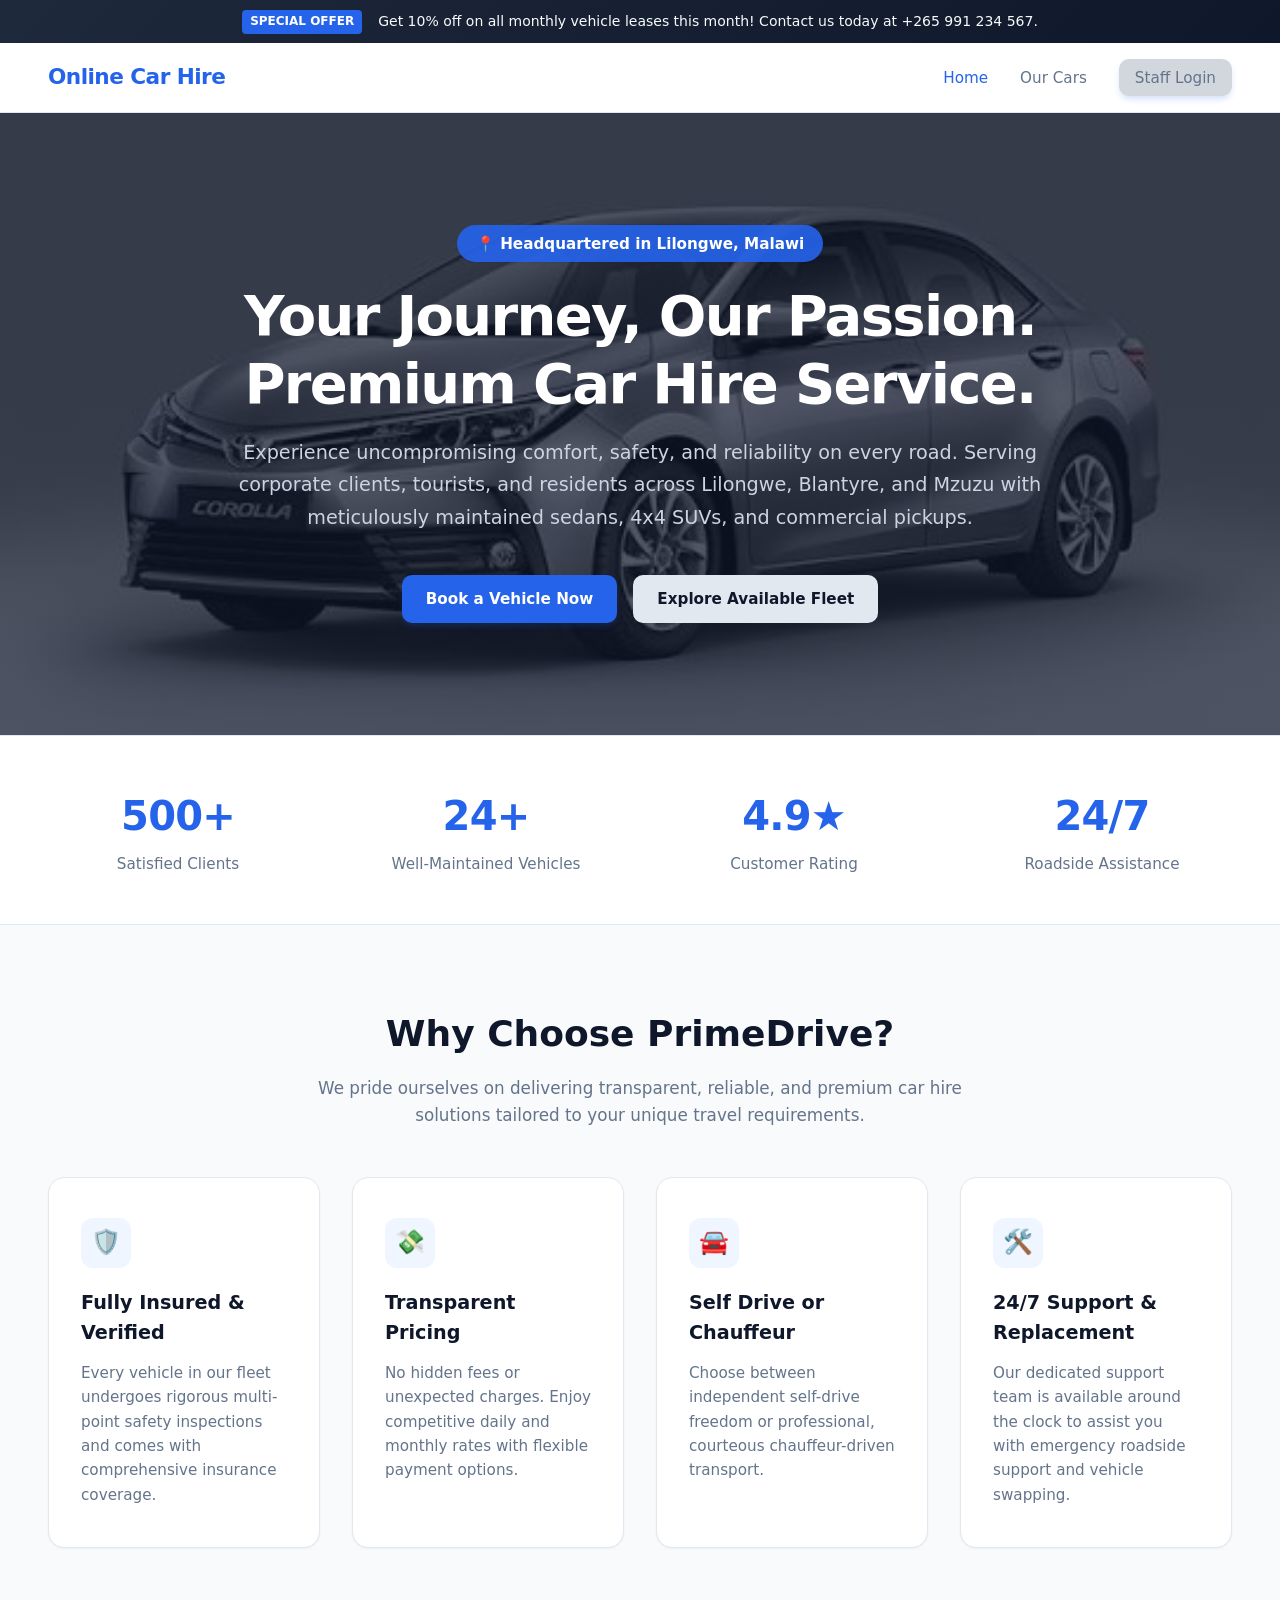
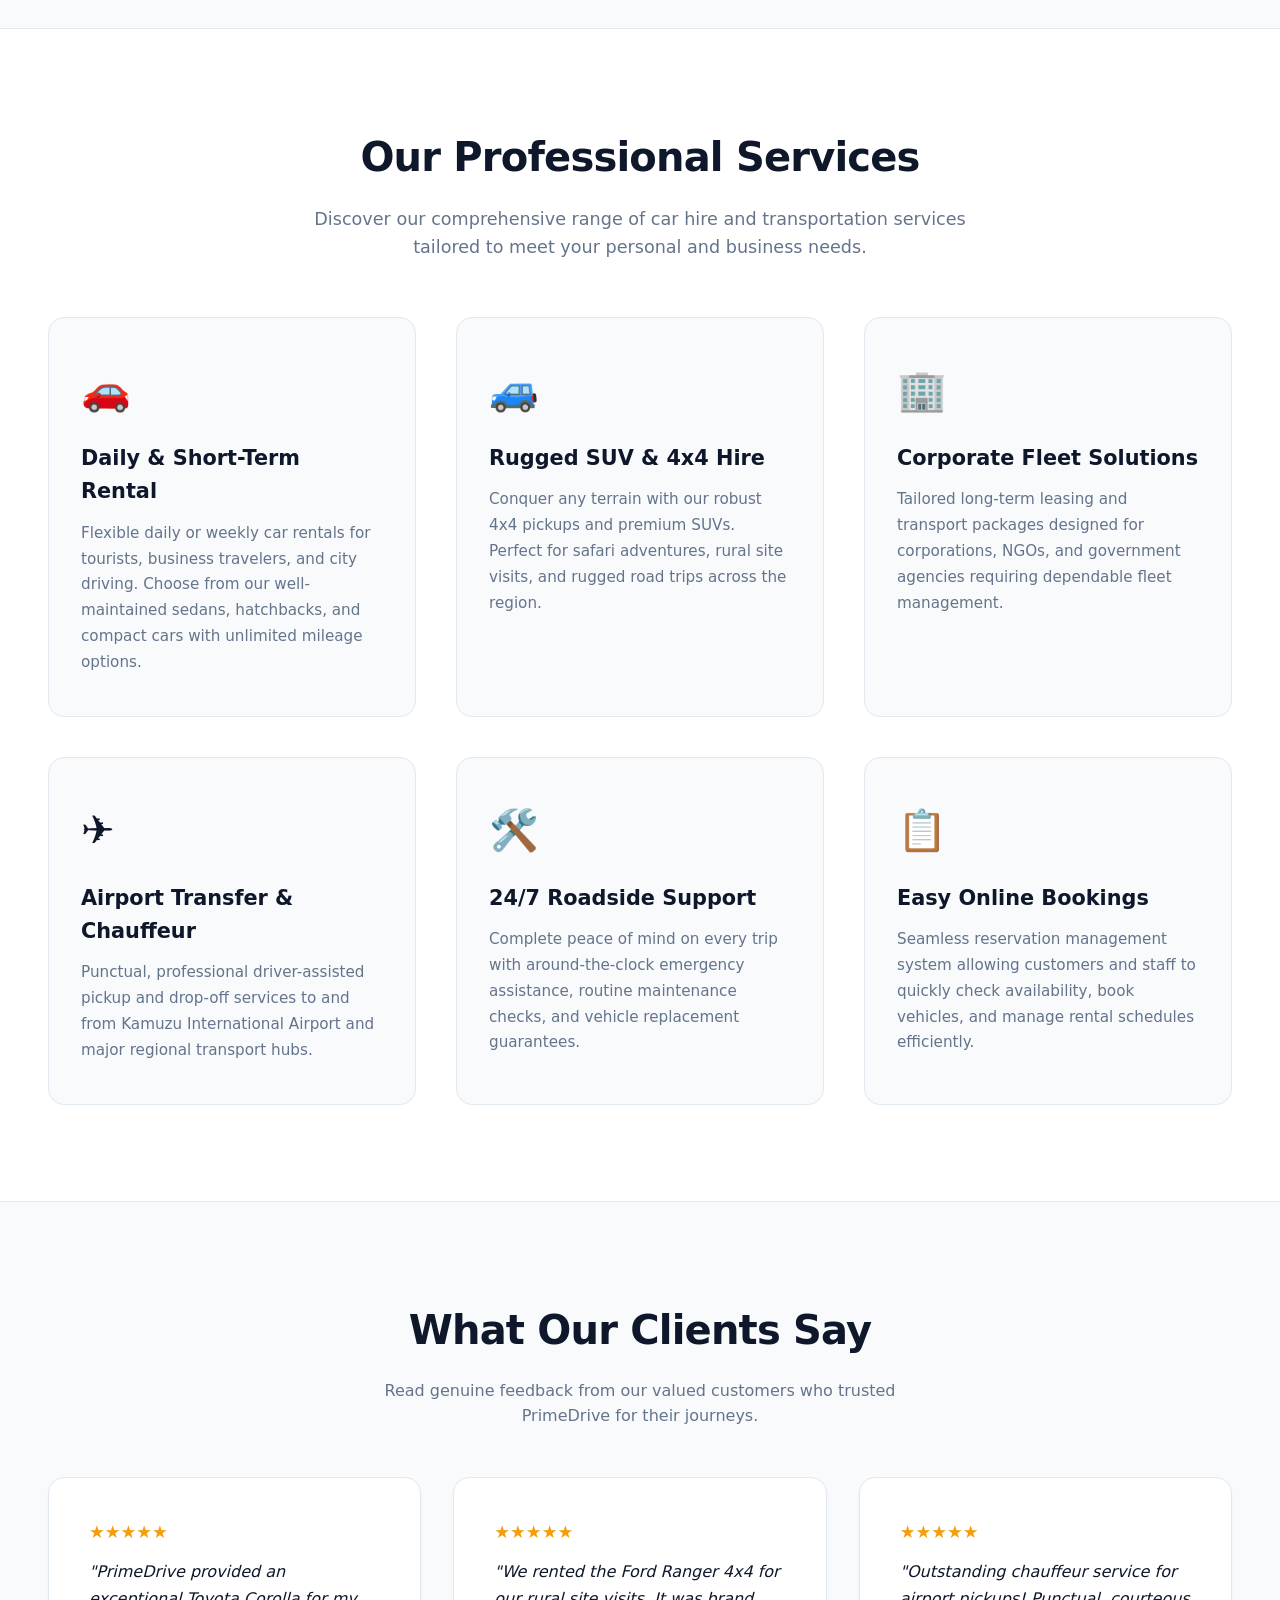
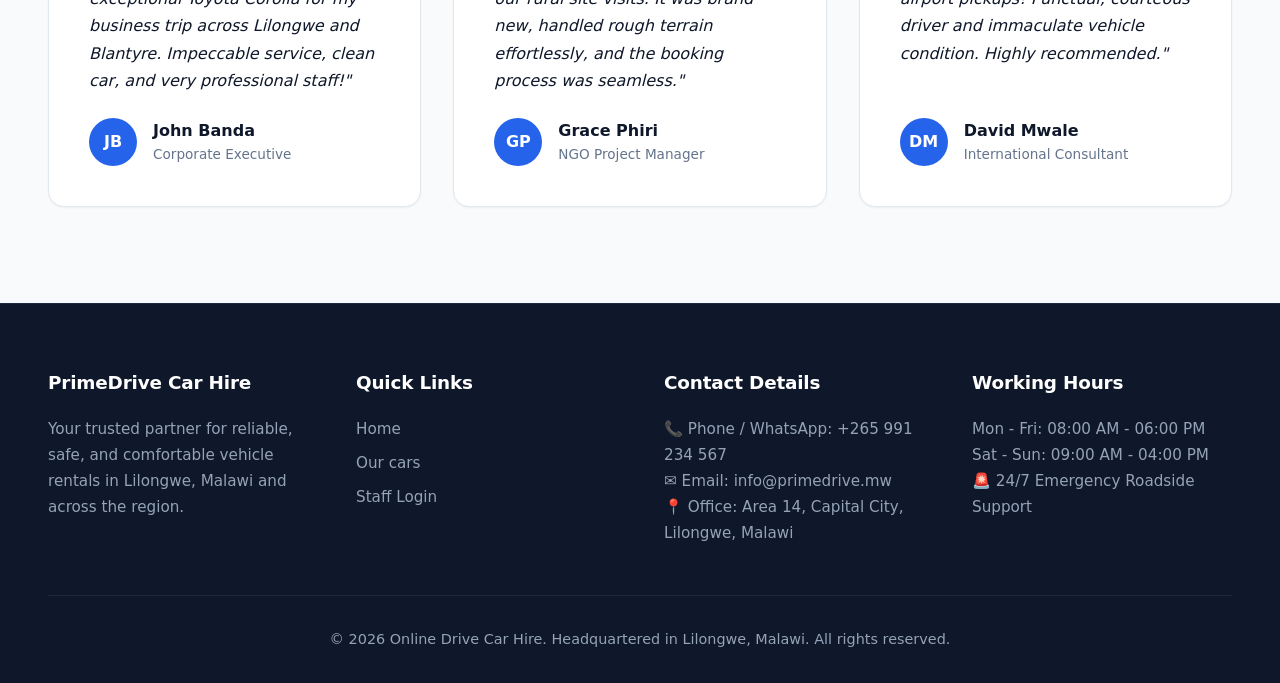
<file: index.html>
<!DOCTYPE html>
<html lang="en">
<head>
  <meta charset="UTF-8">
  <meta name="viewport" content="width=device-width, initial-scale=1.0">
  <title>Online Car Hire - Premium Vehicle Rental in Lilongwe, Malawi</title>
  <link rel="stylesheet" href="./css/style.css">
</head>
<body>
  <div class="public-container">
    <!-- Top Announcement Bar -->
    <div class="announcement-bar">
      <span>Special Offer</span> Get 10% off on all monthly vehicle leases this month! Contact us today at +265 991 234 567.
    </div>

    <!-- Navigation Bar -->
    <header class="public-navbar">
      <a href="index.html" class="logo">Online Car Hire</a>
      <ul class="nav-links">
        <li><a href="index.html" class="active">Home</a></li>
        <li><a href="vehicles.html">Our Cars</a></li>
        <li><a href="login.html" class="btn btn-sm">Staff Login</a></li>
      </ul>
    </header>

    <!-- Hero Section with Car Image Background -->
    <section class="hero-section">
      <div class="hero-content">
        <p class="location-badge">📍 Headquartered in Lilongwe, Malawi</p>
        <h1>Your Journey, Our Passion. Premium Car Hire Service.</h1>
        <p class="hero-desc">
          Experience uncompromising comfort, safety, and reliability on every road. Serving corporate clients, tourists, and residents across Lilongwe, Blantyre, and Mzuzu with meticulously maintained sedans, 4x4 SUVs, and commercial pickups.
        </p>
        <div class="hero-buttons">
          <a href="vehicles.html" class="btn">Book a Vehicle Now</a>
          <a href="vehicles.html" class="btn btn-secondary">Explore Available Fleet</a>
        </div>
      </div>
    </section>

    <!-- Stats Counter Banner -->
    <section class="stats-banner">
      <div class="stats-container">
        <div class="stat-box">
          <h3>500+</h3>
          <p>Satisfied Clients</p>
        </div>
        <div class="stat-box">
          <h3>24+</h3>
          <p>Well-Maintained Vehicles</p>
        </div>
        <div class="stat-box">
          <h3>4.9★</h3>
          <p>Customer Rating</p>
        </div>
        <div class="stat-box">
          <h3>24/7</h3>
          <p>Roadside Assistance</p>
        </div>
      </div>
    </section>

    <!-- Trust Features Section -->
    <section class="trust-section">
      <div style="text-align: center; max-width: 700px; margin: 0 auto 3rem;">
        <h2 style="font-size: 2.25rem; font-weight: 800; margin-bottom: 0.75rem;">Why Choose PrimeDrive?</h2>
        <p style="color: var(--text-light); font-size: 1.05rem;">We pride ourselves on delivering transparent, reliable, and premium car hire solutions tailored to your unique travel requirements.</p>
      </div>

      <div class="trust-grid">
        <div class="trust-card">
          <div class="trust-icon">🛡️</div>
          <h3>Fully Insured & Verified</h3>
          <p>Every vehicle in our fleet undergoes rigorous multi-point safety inspections and comes with comprehensive insurance coverage.</p>
        </div>
        <div class="trust-card">
          <div class="trust-icon">💸</div>
          <h3>Transparent Pricing</h3>
          <p>No hidden fees or unexpected charges. Enjoy competitive daily and monthly rates with flexible payment options.</p>
        </div>
        <div class="trust-card">
          <div class="trust-icon">🚘</div>
          <h3>Self Drive or Chauffeur</h3>
          <p>Choose between independent self-drive freedom or professional, courteous chauffeur-driven transport.</p>
        </div>
        <div class="trust-card">
          <div class="trust-icon">🛠️</div>
          <h3>24/7 Support & Replacement</h3>
          <p>Our dedicated support team is available around the clock to assist you with emergency roadside support and vehicle swapping.</p>
        </div>
      </div>
    </section>

    <!-- Services Section -->
    <section class="services-section">
      <h2>Our Professional Services</h2>
      <p class="section-subtitle">Discover our comprehensive range of car hire and transportation services tailored to meet your personal and business needs.</p>
      
      <div class="services-grid">
        <div class="service-card">
          <div class="service-icon">🚗</div>
          <h3>Daily & Short-Term Rental</h3>
          <p>Flexible daily or weekly car rentals for tourists, business travelers, and city driving. Choose from our well-maintained sedans, hatchbacks, and compact cars with unlimited mileage options.</p>
        </div>

        <div class="service-card">
          <div class="service-icon">🚙</div>
          <h3>Rugged SUV & 4x4 Hire</h3>
          <p>Conquer any terrain with our robust 4x4 pickups and premium SUVs. Perfect for safari adventures, rural site visits, and rugged road trips across the region.</p>
        </div>

        <div class="service-card">
          <div class="service-icon">🏢</div>
          <h3>Corporate Fleet Solutions</h3>
          <p>Tailored long-term leasing and transport packages designed for corporations, NGOs, and government agencies requiring dependable fleet management.</p>
        </div>

        <div class="service-card">
          <div class="service-icon">✈️</div>
          <h3>Airport Transfer & Chauffeur</h3>
          <p>Punctual, professional driver-assisted pickup and drop-off services to and from Kamuzu International Airport and major regional transport hubs.</p>
        </div>

        <div class="service-card">
          <div class="service-icon">🛠️</div>
          <h3>24/7 Roadside Support</h3>
          <p>Complete peace of mind on every trip with around-the-clock emergency assistance, routine maintenance checks, and vehicle replacement guarantees.</p>
        </div>

        <div class="service-card">
          <div class="service-icon">📋</div>
          <h3>Easy Online Bookings</h3>
          <p>Seamless reservation management system allowing customers and staff to quickly check availability, book vehicles, and manage rental schedules efficiently.</p>
        </div>
      </div>
    </section>

    <!-- Testimonials Section -->
    <section class="testimonials-section">
      <h2 style="font-size: 2.5rem; font-weight: 800;">What Our Clients Say</h2>
      <p style="color: var(--text-light); max-width: 600px; margin: 0.5rem auto 0;">Read genuine feedback from our valued customers who trusted PrimeDrive for their journeys.</p>

      <div class="testimonials-grid">
        <div class="testimonial-card">
          <div>
            <div class="rating">★★★★★</div>
            <p class="testimonial-text">"PrimeDrive provided an exceptional Toyota Corolla for my business trip across Lilongwe and Blantyre. Impeccable service, clean car, and very professional staff!"</p>
          </div>
          <div class="testimonial-author">
            <div class="author-avatar">JB</div>
            <div class="author-info">
              <h4>John Banda</h4>
              <p>Corporate Executive</p>
            </div>
          </div>
        </div>

        <div class="testimonial-card">
          <div>
            <div class="rating">★★★★★</div>
            <p class="testimonial-text">"We rented the Ford Ranger 4x4 for our rural site visits. It was brand new, handled rough terrain effortlessly, and the booking process was seamless."</p>
          </div>
          <div class="testimonial-author">
            <div class="author-avatar">GP</div>
            <div class="author-info">
              <h4>Grace Phiri</h4>
              <p>NGO Project Manager</p>
            </div>
          </div>
        </div>

        <div class="testimonial-card">
          <div>
            <div class="rating">★★★★★</div>
            <p class="testimonial-text">"Outstanding chauffeur service for airport pickups! Punctual, courteous driver and immaculate vehicle condition. Highly recommended."</p>
          </div>
          <div class="testimonial-author">
            <div class="author-avatar">DM</div>
            <div class="author-info">
              <h4>David Mwale</h4>
              <p>International Consultant</p>
            </div>
          </div>
        </div>
      </div>
    </section>

    <!-- Professional Footer with Contact Details -->
    <footer class="public-footer">
      <div class="footer-container">
        <div class="footer-col">
          <h3>PrimeDrive Car Hire</h3>
          <p>Your trusted partner for reliable, safe, and comfortable vehicle rentals in Lilongwe, Malawi and across the region.</p>
        </div>
        <div class="footer-col">
          <h3>Quick Links</h3>
          <ul>
            <li><a href="index.html">Home</a></li>
            <li><a href="vehicles.html">Our cars</a></li>
            <li><a href="login.html">Staff Login</a></li>
          </ul>
        </div>
        <div class="footer-col">
          <h3>Contact Details</h3>
          <p>📞 Phone / WhatsApp: +265 991 234 567</p>
          <p>✉️ Email: info@primedrive.mw</p>
          <p>📍 Office: Area 14, Capital City, Lilongwe, Malawi</p>
        </div>
        <div class="footer-col">
          <h3>Working Hours</h3>
          <p>Mon - Fri: 08:00 AM - 06:00 PM</p>
          <p>Sat - Sun: 09:00 AM - 04:00 PM</p>
          <p>🚨 24/7 Emergency Roadside Support</p>
        </div>
      </div>
      <div class="footer-bottom">
        <p>&copy; 2026 Online Drive Car Hire. Headquartered in Lilongwe, Malawi. All rights reserved.</p>
      </div>
    </footer>
  </div>
</body>
</html>
</file>
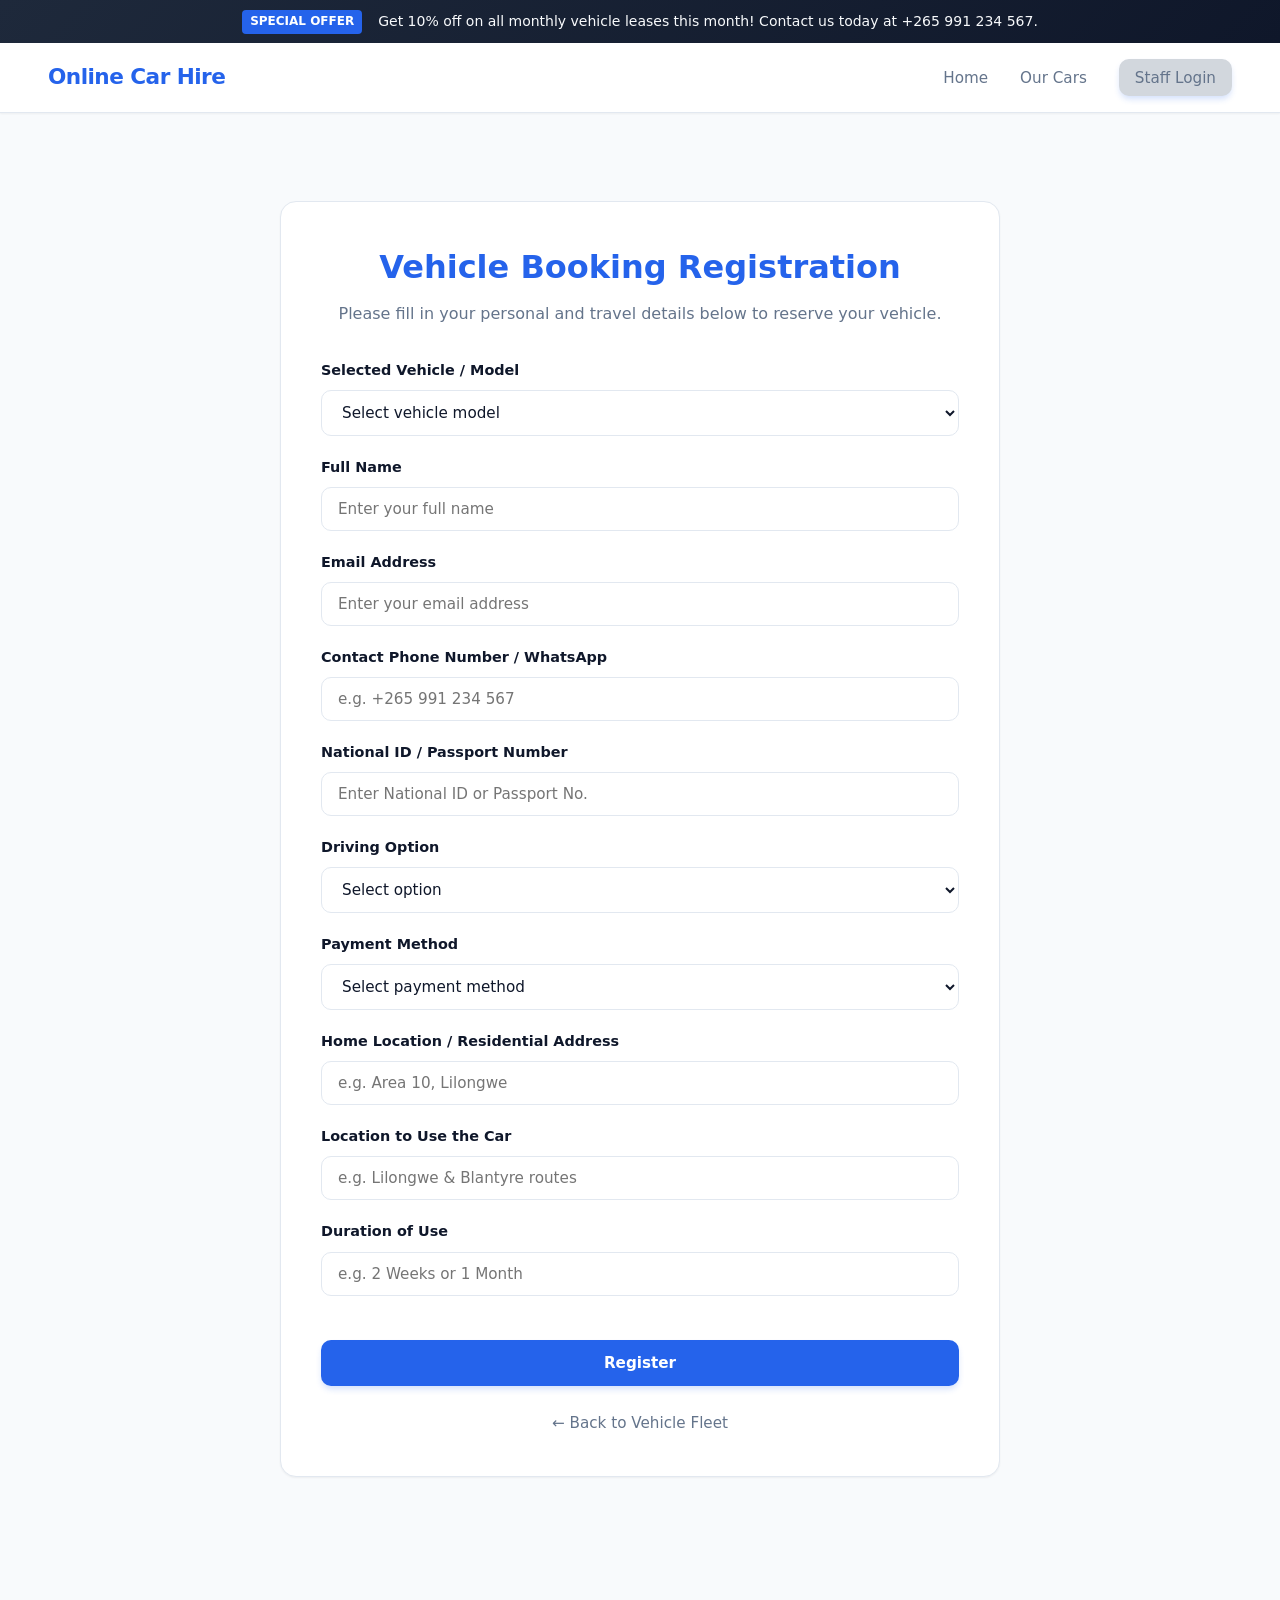
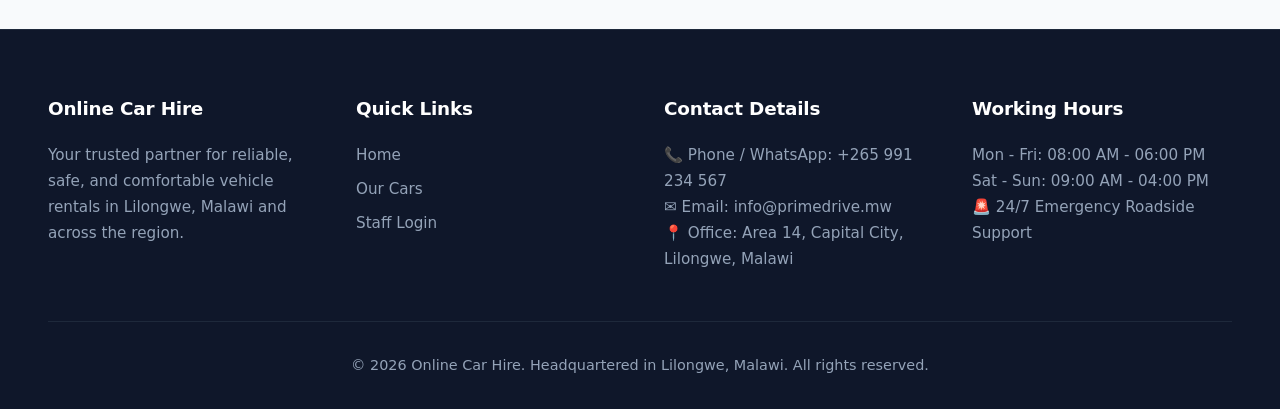
<file: booking-form.html>
<!DOCTYPE html>
<html lang="en">
<head>
  <meta charset="UTF-8">
  <meta name="viewport" content="width=device-width, initial-scale=1.0">
  <title>Online Car Hire</title>
  <link rel="stylesheet" href="./css/style.css">
</head>
<body>
  <div class="public-container">
    <!-- Top Announcement Bar -->
    <div class="announcement-bar">
      <span>Special Offer</span> Get 10% off on all monthly vehicle leases this month! Contact us today at +265 991 234 567.
    </div>

    <!-- Navigation Bar -->
    <header class="public-navbar">
      <a href="index.html" class="logo">Online Car Hire</a>
      <ul class="nav-links">
        <li><a href="index.html">Home</a></li>
        <li><a href="vehicles.html">Our Cars</a></li>
        <li><a href="login.html" class="btn btn-sm">Staff Login</a></li>
      </ul>
    </header>

    <!-- Main Content Body -->
    <div class="content-body" style="max-width: 800px; margin: 3rem auto; width: 100%;">
      <div class="form-container" style="max-width: 100%;">
        <div style="text-align: center; margin-bottom: 2rem;">
          <h1 style="font-size: 2rem; color: var(--primary); font-weight: 800; margin-bottom: 0.5rem;">Vehicle Booking Registration</h1>
          <p style="color: var(--text-light); font-size: 1rem;">Please fill in your personal and travel details below to reserve your vehicle.</p>
        </div>

        <form action="vehicles.html" method="GET" onsubmit="alert('Booking registration submitted successfully! We will contact you shortly.');">
          <div class="form-group">
            <label for="carModel">Selected Vehicle / Model</label>
            <select id="carModel" required>
              <option value="">Select vehicle model</option>
              <option value="Toyota Corolla">Toyota Corolla - Automatic ($1,350/mo)</option>
              <option value="Honda Fit">Honda Fit - Automatic ($1,050/mo)</option>
              <option value="Nissan X-Trail">Nissan X-Trail - Automatic ($2,100/mo)</option>
              <option value="Toyota Hilux">Toyota Hilux Double Cab - Manual ($2,700/mo)</option>
              <option value="Hyundai Elantra">Hyundai Elantra - Automatic ($1,500/mo)</option>
            </select>
          </div>

          <div class="form-group">
            <label for="fullName">Full Name</label>
            <input type="text" id="fullName" placeholder="Enter your full name" required>
          </div>

          <div class="form-group">
            <label for="email">Email Address</label>
            <input type="email" id="email" placeholder="Enter your email address" required>
          </div>

          <div class="form-group">
            <label for="phoneContact">Contact Phone Number / WhatsApp</label>
            <input type="tel" id="phoneContact" placeholder="e.g. +265 991 234 567" required>
          </div>

          <div class="form-group">
            <label for="nationalId">National ID / Passport Number</label>
            <input type="text" id="nationalId" placeholder="Enter National ID or Passport No." required>
          </div>

          <div class="form-group">
            <label for="driveOption">Driving Option</label>
            <select id="driveOption" required>
              <option value="">Select option</option>
              <option value="Self Drive">Self Drive</option>
              <option value="Chauffeur Service">Chauffeur Service (Professional Driver)</option>
            </select>
          </div>

          <div class="form-group">
            <label for="paymentMethod">Payment Method</label>
            <select id="paymentMethod" required>
              <option value="">Select payment method</option>
              <option value="Credit Card">Credit / Debit Card</option>
              <option value="Mobile Money">Mobile Money (Airtel / TNM)</option>
              <option value="Bank Transfer">Direct Bank Transfer</option>
              <option value="Cash on Delivery">Cash on Delivery / Pickup</option>
            </select>
          </div>

          <div class="form-group">
            <label for="homeLocation">Home Location / Residential Address</label>
            <input type="text" id="homeLocation" placeholder="e.g. Area 10, Lilongwe" required>
          </div>

          <div class="form-group">
            <label for="useLocation">Location to Use the Car</label>
            <input type="text" id="useLocation" placeholder="e.g. Lilongwe & Blantyre routes" required>
          </div>

          <div class="form-group">
            <label for="duration">Duration of Use</label>
            <input type="text" id="duration" placeholder="e.g. 2 Weeks or 1 Month" required>
          </div>

          <button type="submit" class="btn" style="width: 100%; justify-content: center; margin-top: 1.5rem; padding: 0.9rem;">Register</button>
        </form>

        <div style="text-align: center; margin-top: 1.5rem;">
          <a href="vehicles.html" style="color: var(--text-light); text-decoration: none; font-size: 0.95rem;">&larr; Back to Vehicle Fleet</a>
        </div>
      </div>
    </div>

    <!-- Footer with Contact Details -->
    <footer class="public-footer" style="margin-top: 4rem;">
      <div class="footer-container">
        <div class="footer-col">
          <h3>Online Car Hire</h3>
          <p>Your trusted partner for reliable, safe, and comfortable vehicle rentals in Lilongwe, Malawi and across the region.</p>
        </div>
        <div class="footer-col">
          <h3>Quick Links</h3>
          <ul>
            <li><a href="index.html">Home</a></li>
            <li><a href="vehicles.html">Our Cars</a></li>
            <li><a href="login.html">Staff Login</a></li>
          </ul>
        </div>
        <div class="footer-col">
          <h3>Contact Details</h3>
          <p>📞 Phone / WhatsApp: +265 991 234 567</p>
          <p>✉️ Email: info@primedrive.mw</p>
          <p>📍 Office: Area 14, Capital City, Lilongwe, Malawi</p>
        </div>
        <div class="footer-col">
          <h3>Working Hours</h3>
          <p>Mon - Fri: 08:00 AM - 06:00 PM</p>
          <p>Sat - Sun: 09:00 AM - 04:00 PM</p>
          <p>🚨 24/7 Emergency Roadside Support</p>
        </div>
      </div>
      <div class="footer-bottom">
        <p>&copy; 2026 Online Car Hire. Headquartered in Lilongwe, Malawi. All rights reserved.</p>
      </div>
    </footer>
  </div>
</body>
</html>
</file>
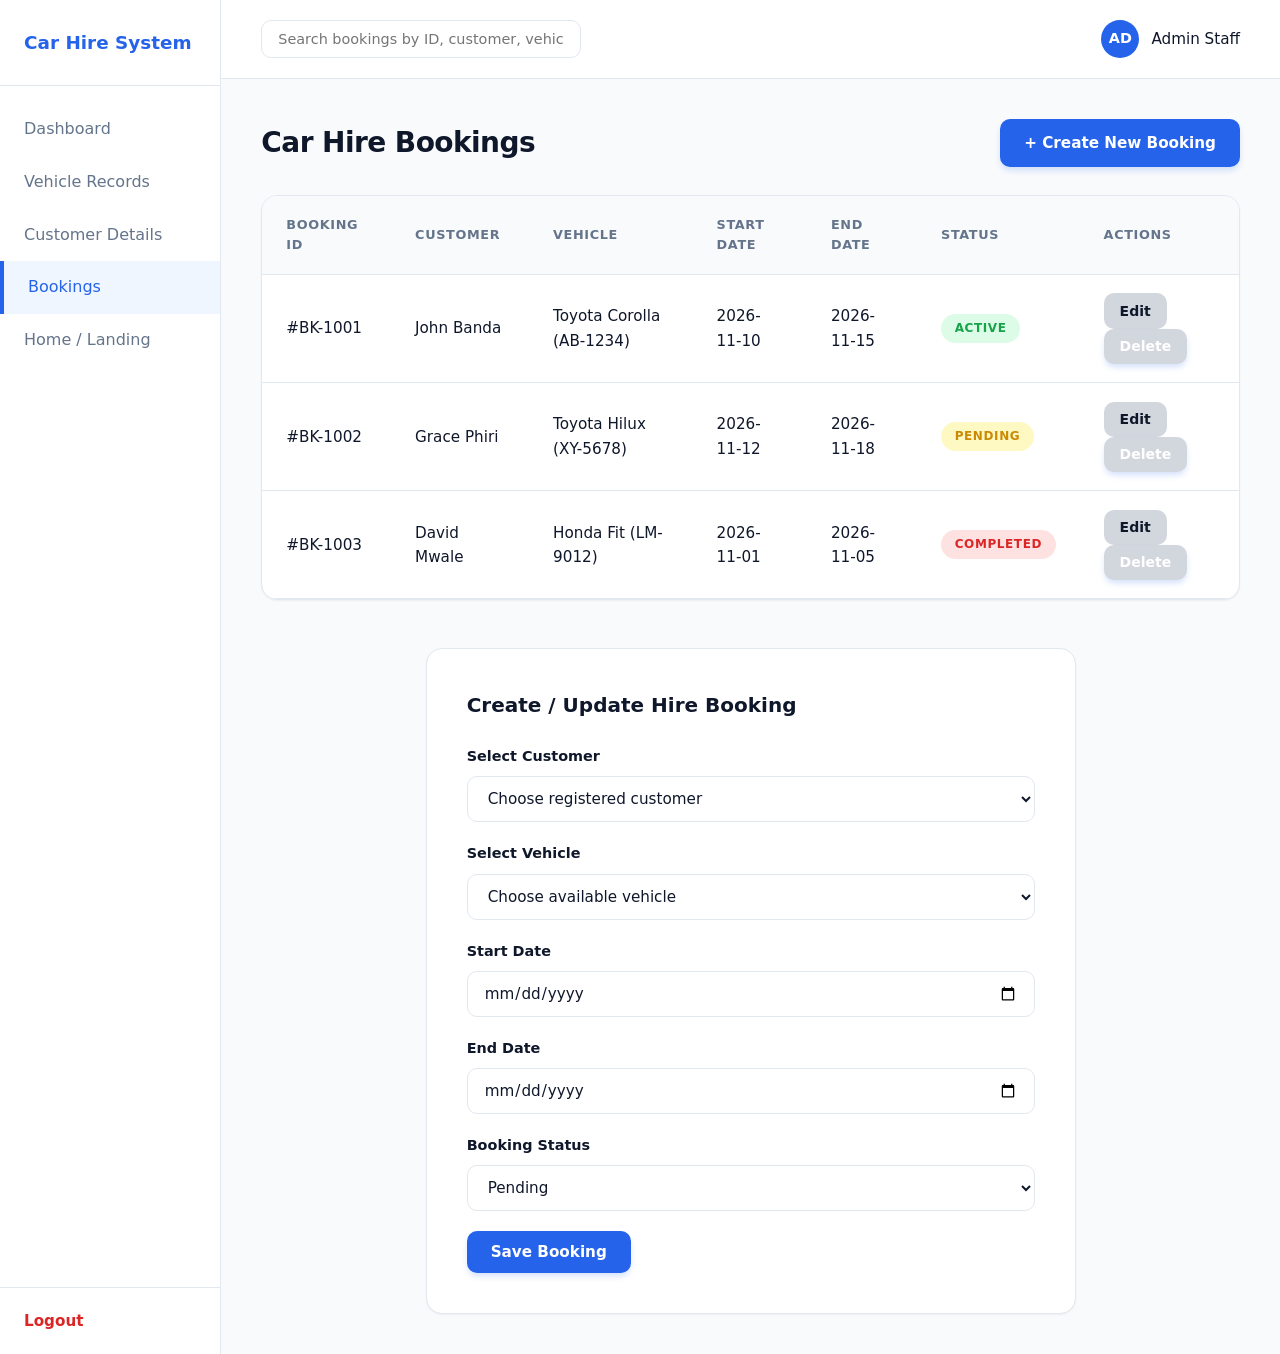
<file: bookings.html>
<!DOCTYPE html>
<html lang="en">
<head>
  <meta charset="UTF-8">
  <meta name="viewport" content="width=device-width, initial-scale=1.0">
  <title>Bookings Management - Car Hire Management System</title>
  <link rel="stylesheet" href="./css/style.css">
</head>
<body>
  <div class="app-container">
    <!-- Sidebar -->
    <aside class="sidebar">
      <div class="sidebar-header">
        <h2>Car Hire System</h2>
      </div>
      <ul class="sidebar-nav">
        <li><a href="dashboard.html">Dashboard</a></li>
        <li><a href="vehicles.html">Vehicle Records</a></li>
        <li><a href="customers.html">Customer Details</a></li>
        <li class="active"><a href="bookings.html">Bookings</a></li>
        <li><a href="index.html">Home / Landing</a></li>
      </ul>
      <div class="sidebar-footer">
        <a href="login.html">Logout</a>
      </div>
    </aside>

    <!-- Main Content -->
    <main class="main-content">
      <header class="top-navbar">
        <div class="search-bar">
          <input type="text" placeholder="Search bookings by ID, customer, vehicle...">
        </div>
        <div class="user-profile">
          <div class="user-avatar">AD</div>
          <span style="font-weight: 500; font-size: 0.95rem;">Admin Staff</span>
        </div>
      </header>

      <div class="content-body">
        <div class="section-header">
          <h1>Car Hire Bookings</h1>
          <a href="#add-booking" class="btn">+ Create New Booking</a>
        </div>

        <!-- Bookings Table -->
        <div class="card">
          <table>
            <thead>
              <tr>
                <th>Booking ID</th>
                <th>Customer</th>
                <th>Vehicle</th>
                <th>Start Date</th>
                <th>End Date</th>
                <th>Status</th>
                <th>Actions</th>
              </tr>
            </thead>
            <tbody>
              <tr>
                <td>#BK-1001</td>
                <td>John Banda</td>
                <td>Toyota Corolla (AB-1234)</td>
                <td>2026-11-10</td>
                <td>2026-11-15</td>
                <td><span class="badge badge-success">Active</span></td>
                <td>
                  <div class="action-btns">
                    <a href="#" class="btn btn-secondary btn-sm">Edit</a>
                    <a href="#" class="btn btn-danger btn-sm">Delete</a>
                  </div>
                </td>
              </tr>
              <tr>
                <td>#BK-1002</td>
                <td>Grace Phiri</td>
                <td>Toyota Hilux (XY-5678)</td>
                <td>2026-11-12</td>
                <td>2026-11-18</td>
                <td><span class="badge badge-warning">Pending</span></td>
                <td>
                  <div class="action-btns">
                    <a href="#" class="btn btn-secondary btn-sm">Edit</a>
                    <a href="#" class="btn btn-danger btn-sm">Delete</a>
                  </div>
                </td>
              </tr>
              <tr>
                <td>#BK-1003</td>
                <td>David Mwale</td>
                <td>Honda Fit (LM-9012)</td>
                <td>2026-11-01</td>
                <td>2026-11-05</td>
                <td><span class="badge badge-danger">Completed</span></td>
                <td>
                  <div class="action-btns">
                    <a href="#" class="btn btn-secondary btn-sm">Edit</a>
                    <a href="#" class="btn btn-danger btn-sm">Delete</a>
                  </div>
                </td>
              </tr>
            </tbody>
          </table>
        </div>

        <!-- Create / Edit Booking Form Section -->
        <div id="add-booking" class="form-container" style="margin-top: 3rem;">
          <h2 style="font-size: 1.25rem; margin-bottom: 1.5rem;">Create / Update Hire Booking</h2>
          <form>
            <div class="form-group">
              <label for="bookingCustomer">Select Customer</label>
              <select id="bookingCustomer" required>
                <option value="">Choose registered customer</option>
                <option value="John Banda">John Banda (#CUST-001)</option>
                <option value="Grace Phiri">Grace Phiri (#CUST-002)</option>
                <option value="David Mwale">David Mwale (#CUST-003)</option>
              </select>
            </div>
            <div class="form-group">
              <label for="bookingVehicle">Select Vehicle</label>
              <select id="bookingVehicle" required>
                <option value="">Choose available vehicle</option>
                <option value="Toyota Corolla">Toyota Corolla - AB-1234 (MK 1,350/day)</option>
                <option value="Honda Fit">Honda Fit - LM-9012 (MK 1,050/day)</option>
                <option value="Nissan X-Trail">Nissan X-Trail - TZ-3456 (MK 5,900/day)</option>
              </select>
            </div>
            <div class="form-group">
              <label for="startDate">Start Date</label>
              <input type="date" id="startDate" required>
            </div>
            <div class="form-group">
              <label for="endDate">End Date</label>
              <input type="date" id="endDate" required>
            </div>
            <div class="form-group">
              <label for="bookingStatus">Booking Status</label>
              <select id="bookingStatus" required>
                <option value="Pending">Pending</option>
                <option value="Active">Active</option>
                <option value="Completed">Completed</option>
                <option value="Cancelled">Cancelled</option>
              </select>
            </div>
            <button type="submit" class="btn">Save Booking</button>
          </form>
        </div>

      </div>
    </main>
  </div>
</body>
</html>
</file>
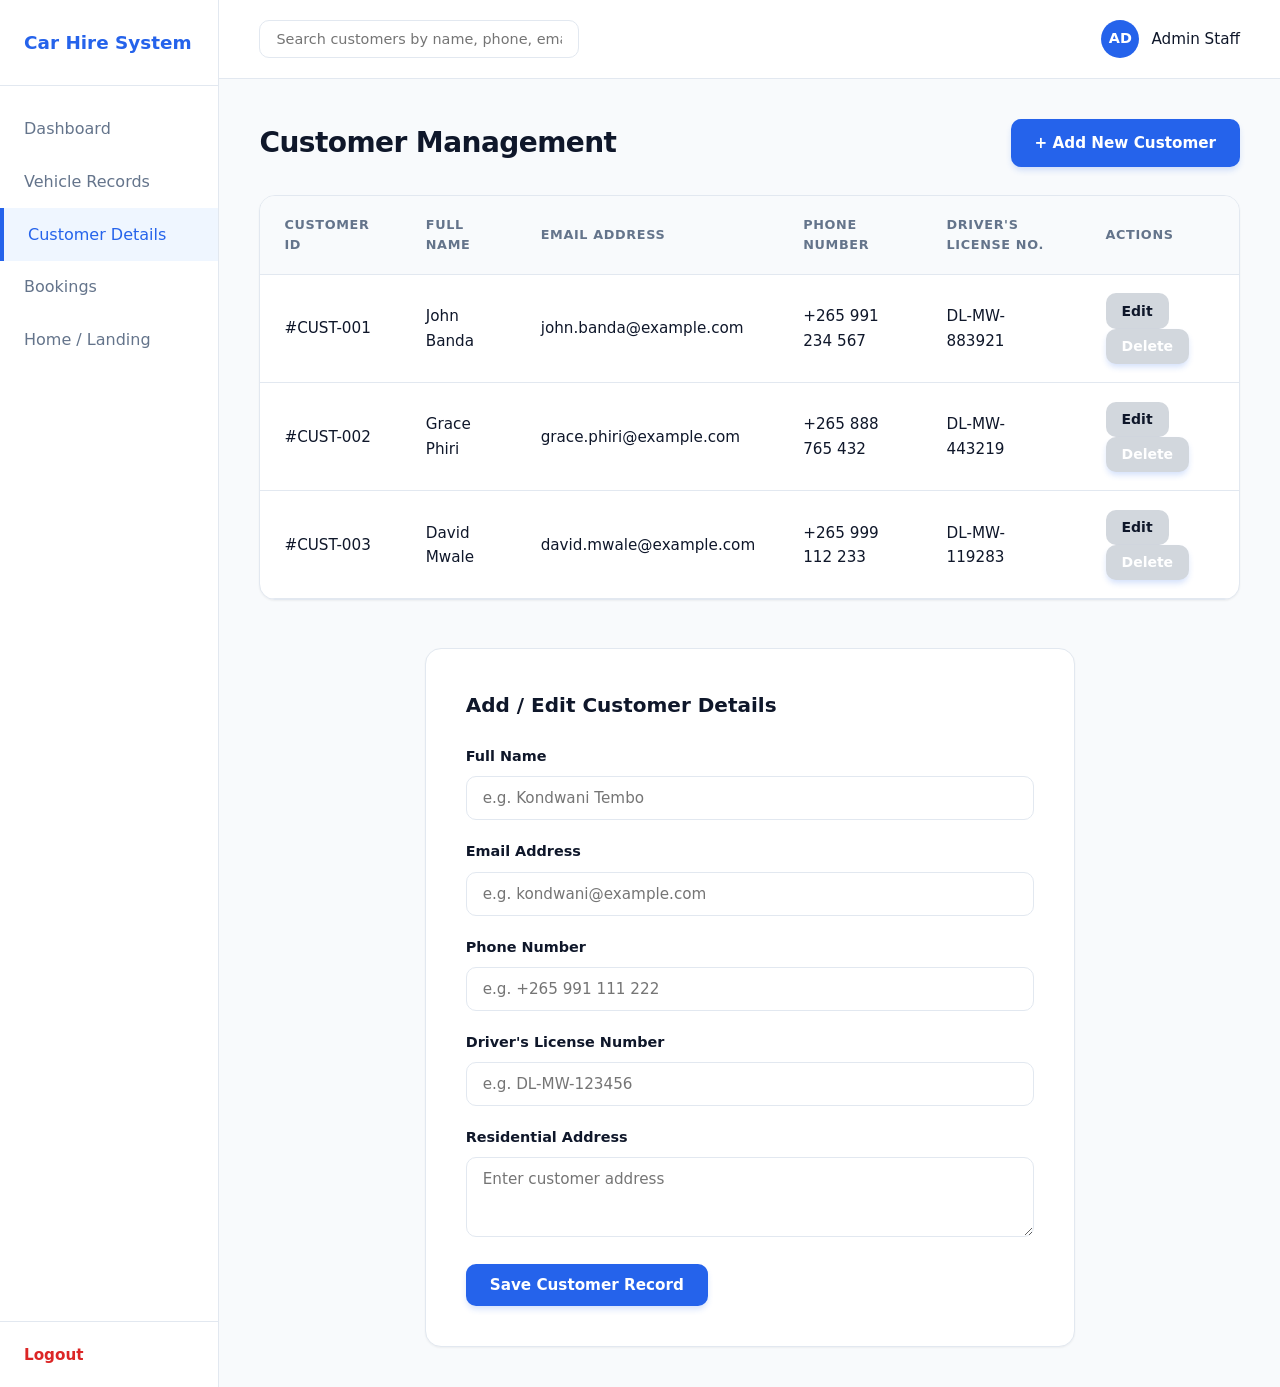
<file: customers.html>
<!DOCTYPE html>
<html lang="en">
<head>
  <meta charset="UTF-8">
  <meta name="viewport" content="width=device-width, initial-scale=1.0">
  <title>Customer Management - Car Hire Management System</title>
  <link rel="stylesheet" href="./css/style.css">
</head>
<body>
  <div class="app-container">
    <!-- Sidebar -->
    <aside class="sidebar">
      <div class="sidebar-header">
        <h2>Car Hire System</h2>
      </div>
      <ul class="sidebar-nav">
        <li><a href="dashboard.html">Dashboard</a></li>
        <li><a href="vehicles.html">Vehicle Records</a></li>
        <li class="active"><a href="customers.html">Customer Details</a></li>
        <li><a href="bookings.html">Bookings</a></li>
        <li><a href="index.html">Home / Landing</a></li>
      </ul>
      <div class="sidebar-footer">
        <a href="login.html">Logout</a>
      </div>
    </aside>

    <!-- Main Content -->
    <main class="main-content">
      <header class="top-navbar">
        <div class="search-bar">
          <input type="text" placeholder="Search customers by name, phone, email...">
        </div>
        <div class="user-profile">
          <div class="user-avatar">AD</div>
          <span style="font-weight: 500; font-size: 0.95rem;">Admin Staff</span>
        </div>
      </header>

      <div class="content-body">
        <div class="section-header">
          <h1>Customer Management</h1>
          <a href="#add-customer" class="btn">+ Add New Customer</a>
        </div>

        <!-- Customers Table -->
        <div class="card">
          <table>
            <thead>
              <tr>
                <th>Customer ID</th>
                <th>Full Name</th>
                <th>Email Address</th>
                <th>Phone Number</th>
                <th>Driver's License No.</th>
                <th>Actions</th>
              </tr>
            </thead>
            <tbody>
              <tr>
                <td>#CUST-001</td>
                <td>John Banda</td>
                <td>john.banda@example.com</td>
                <td>+265 991 234 567</td>
                <td>DL-MW-883921</td>
                <td>
                  <div class="action-btns">
                    <a href="#" class="btn btn-secondary btn-sm">Edit</a>
                    <a href="#" class="btn btn-danger btn-sm">Delete</a>
                  </div>
                </td>
              </tr>
              <tr>
                <td>#CUST-002</td>
                <td>Grace Phiri</td>
                <td>grace.phiri@example.com</td>
                <td>+265 888 765 432</td>
                <td>DL-MW-443219</td>
                <td>
                  <div class="action-btns">
                    <a href="#" class="btn btn-secondary btn-sm">Edit</a>
                    <a href="#" class="btn btn-danger btn-sm">Delete</a>
                  </div>
                </td>
              </tr>
              <tr>
                <td>#CUST-003</td>
                <td>David Mwale</td>
                <td>david.mwale@example.com</td>
                <td>+265 999 112 233</td>
                <td>DL-MW-119283</td>
                <td>
                  <div class="action-btns">
                    <a href="#" class="btn btn-secondary btn-sm">Edit</a>
                    <a href="#" class="btn btn-danger btn-sm">Delete</a>
                  </div>
                </td>
              </tr>
            </tbody>
          </table>
        </div>

        <!-- Add / Edit Customer Form Section -->
        <div id="add-customer" class="form-container" style="margin-top: 3rem;">
          <h2 style="font-size: 1.25rem; margin-bottom: 1.5rem;">Add / Edit Customer Details</h2>
          <form>
            <div class="form-group">
              <label for="fullName">Full Name</label>
              <input type="text" id="fullName" placeholder="e.g. Kondwani Tembo" required>
            </div>
            <div class="form-group">
              <label for="email">Email Address</label>
              <input type="email" id="email" placeholder="e.g. kondwani@example.com" required>
            </div>
            <div class="form-group">
              <label for="phone">Phone Number</label>
              <input type="tel" id="phone" placeholder="e.g. +265 991 111 222" required>
            </div>
            <div class="form-group">
              <label for="license">Driver's License Number</label>
              <input type="text" id="license" placeholder="e.g. DL-MW-123456" required>
            </div>
            <div class="form-group">
              <label for="address">Residential Address</label>
              <textarea id="address" rows="3" placeholder="Enter customer address"></textarea>
            </div>
            <button type="submit" class="btn">Save Customer Record</button>
          </form>
        </div>

      </div>
    </main>
  </div>
</body>
</html>
</file>
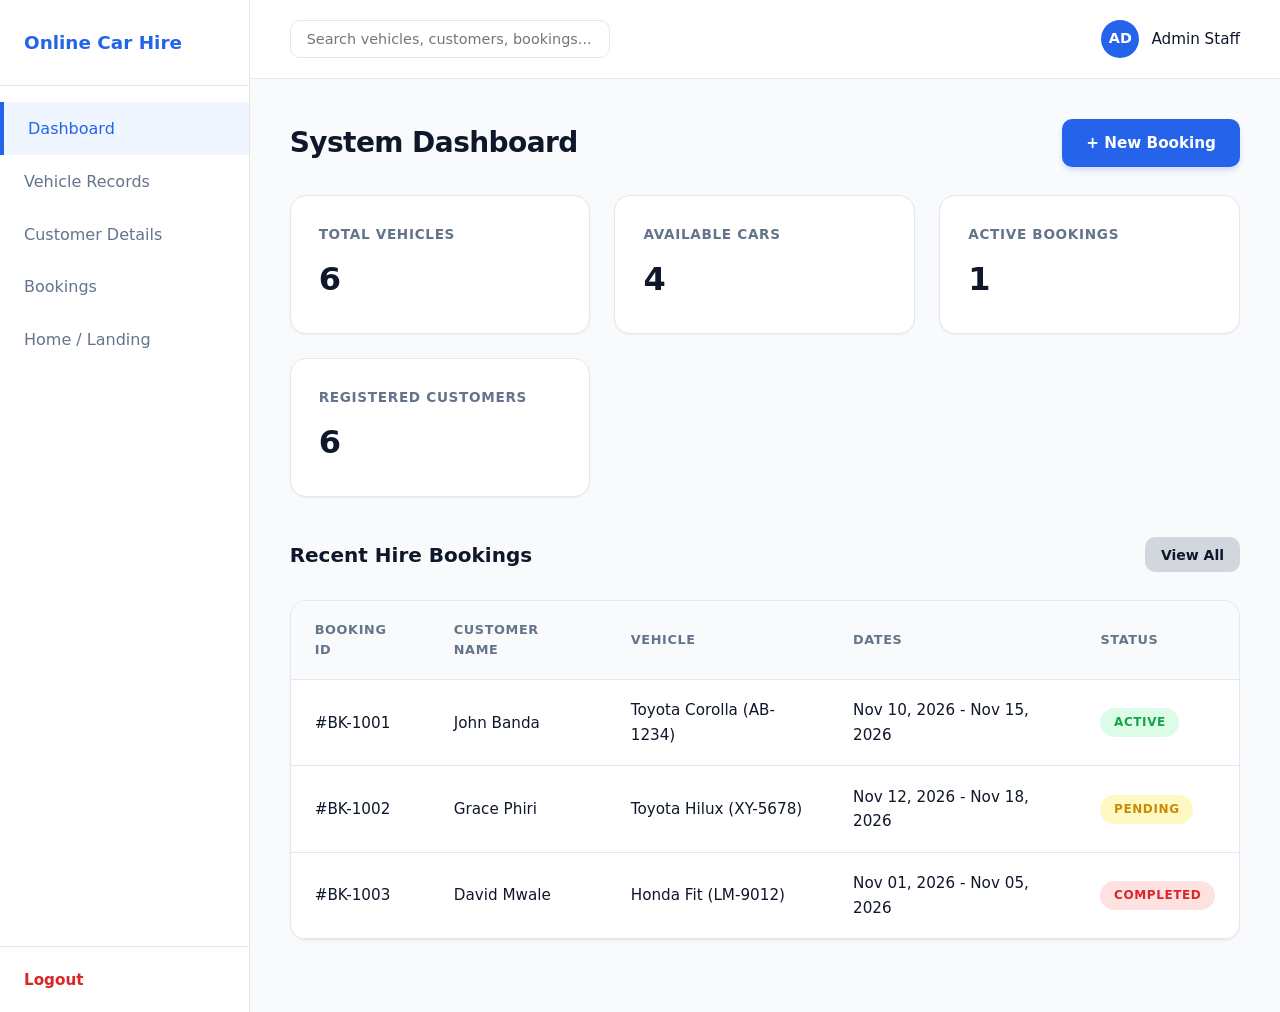
<file: dashboard.html>
<!DOCTYPE html>
<html lang="en">
<head>
  <meta charset="UTF-8">
  <meta name="viewport" content="width=device-width, initial-scale=1.0">
  <title>Dashboard - Car Hire Management System</title>
  <link rel="stylesheet" href="./css/style.css">
</head>
<body>
  <div class="app-container">
    <!-- Sidebar -->
    <aside class="sidebar">
      <div class="sidebar-header">
        <h2>Online Car Hire</h2>
      </div>
      <ul class="sidebar-nav">
        <li class="active"><a href="dashboard.html">Dashboard</a></li>
        <li><a href="vehicles.html">Vehicle Records</a></li>
        <li><a href="customers.html">Customer Details</a></li>
        <li><a href="bookings.html">Bookings</a></li>
        <li><a href="index.html">Home / Landing</a></li>
      </ul>
      <div class="sidebar-footer">
        <a href="login.html">Logout</a>
      </div>
    </aside>

    <!-- Main Content -->
    <main class="main-content">
      <header class="top-navbar">
        <div class="search-bar">
          <input type="text" placeholder="Search vehicles, customers, bookings...">
        </div>
        <div class="user-profile">
          <div class="user-avatar">AD</div>
          <span style="font-weight: 500; font-size: 0.95rem;">Admin Staff</span>
        </div>
      </header>

      <div class="content-body">
        <div class="section-header">
          <h1>System Dashboard</h1>
          <a href="bookings.html" class="btn">+ New Booking</a>
        </div>

        <!-- Statistics Grid -->
        <div class="stats-grid">
          <div class="stat-card">
            <h3>Total Vehicles</h3>
            <div class="number">6</div>
          </div>
          <div class="stat-card">
            <h3>Available Cars</h3>
            <div class="number">4</div>
          </div>
          <div class="stat-card">
            <h3>Active Bookings</h3>
            <div class="number">1</div>
          </div>
          <div class="stat-card">
            <h3>Registered Customers</h3>
            <div class="number">6</div>
          </div>
        </div>

        <!-- Recent Bookings Table -->
        <div class="section-header" style="margin-top: 2rem;">
          <h2 style="font-size: 1.25rem;">Recent Hire Bookings</h2>
          <a href="bookings.html" class="btn btn-secondary btn-sm">View All</a>
        </div>

        <div class="card">
          <table>
            <thead>
              <tr>
                <th>Booking ID</th>
                <th>Customer Name</th>
                <th>Vehicle</th>
                <th>Dates</th>
                <th>Status</th>
              </tr>
            </thead>
            <tbody>
              <tr>
                <td>#BK-1001</td>
                <td>John Banda</td>
                <td>Toyota Corolla (AB-1234)</td>
                <td>Nov 10, 2026 - Nov 15, 2026</td>
                <td><span class="badge badge-success">Active</span></td>
              </tr>
              <tr>
                <td>#BK-1002</td>
                <td>Grace Phiri</td>
                <td>Toyota Hilux (XY-5678)</td>
                <td>Nov 12, 2026 - Nov 18, 2026</td>
                <td><span class="badge badge-warning">Pending</span></td>
              </tr>
              <tr>
                <td>#BK-1003</td>
                <td>David Mwale</td>
                <td>Honda Fit (LM-9012)</td>
                <td>Nov 01, 2026 - Nov 05, 2026</td>
                <td><span class="badge badge-danger">Completed</span></td>
              </tr>
            </tbody>
          </table>
        </div>
      </div>
    </main>
  </div>
</body>
</html>
</file>
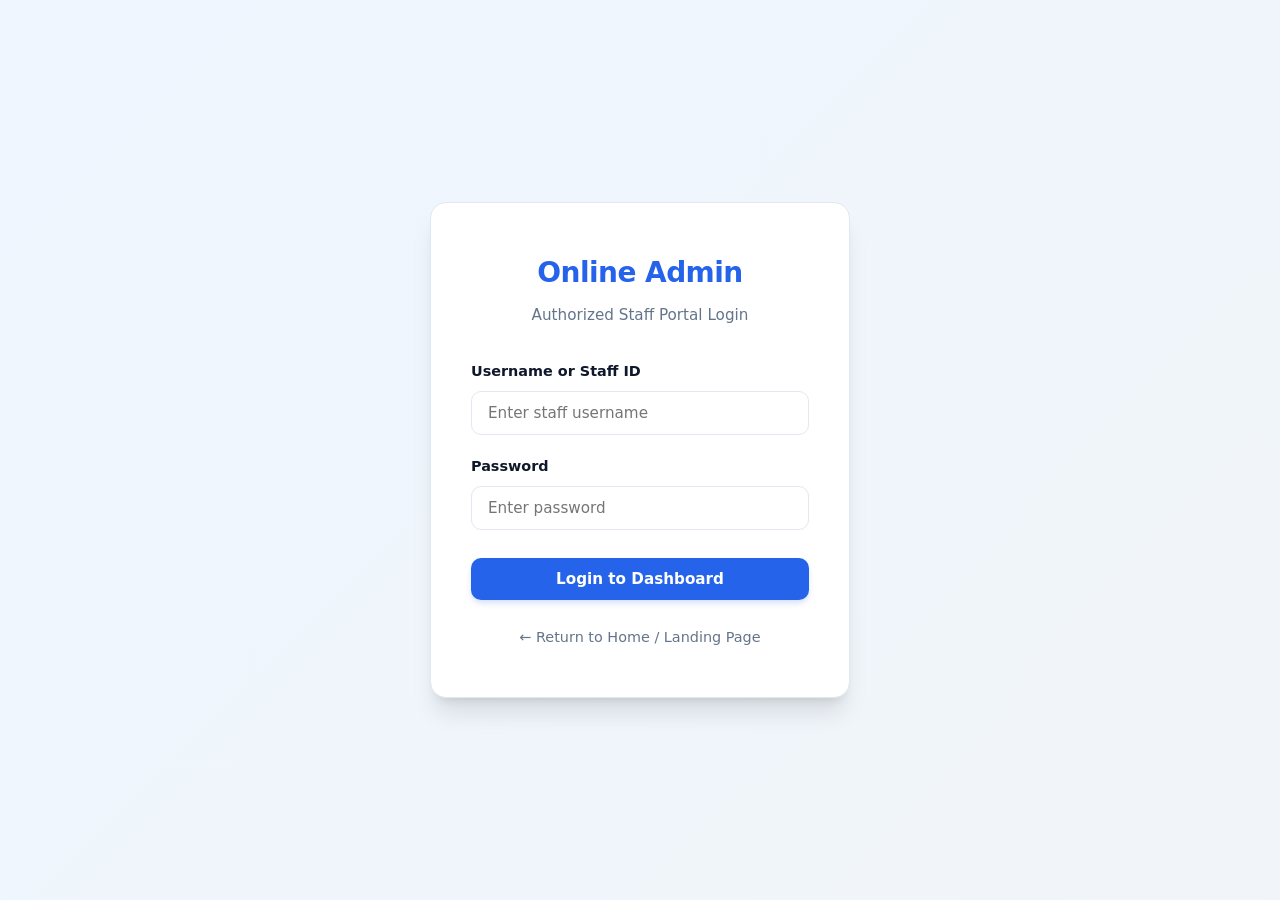
<file: login.html>
<!DOCTYPE html>
<html lang="en">
<head>
  <meta charset="UTF-8">
  <meta name="viewport" content="width=device-width, initial-scale=1.0">
  <title>Staff Login - Car Hire Management System</title>
  <link rel="stylesheet" href="./css/style.css">
</head>
<body class="login-body">
  <div class="login-card">
    <h1>Online Admin</h1>
    <p>Authorized Staff Portal Login</p>
    
    <form action="dashboard.html" method="GET">
      <div class="form-group">
        <label for="username">Username or Staff ID</label>
        <input type="text" id="username" name="username" placeholder="Enter staff username" required>
      </div>
      
      <div class="form-group">
        <label for="password">Password</label>
        <input type="password" id="password" name="password" placeholder="Enter password" required>
      </div>
      
      <button type="submit" class="btn" style="width: 100%; justify-content: center; margin-top: 0.5rem;">Login to Dashboard</button>
    </form>

    <div style="text-align: center; margin-top: 1.5rem;">
      <a href="index.html" style="color: var(--text-light); font-size: 0.9rem; text-decoration: none; transition: var(--transition);">&larr; Return to Home / Landing Page</a>
    </div>
  </div>
</body>
</html>
</file>
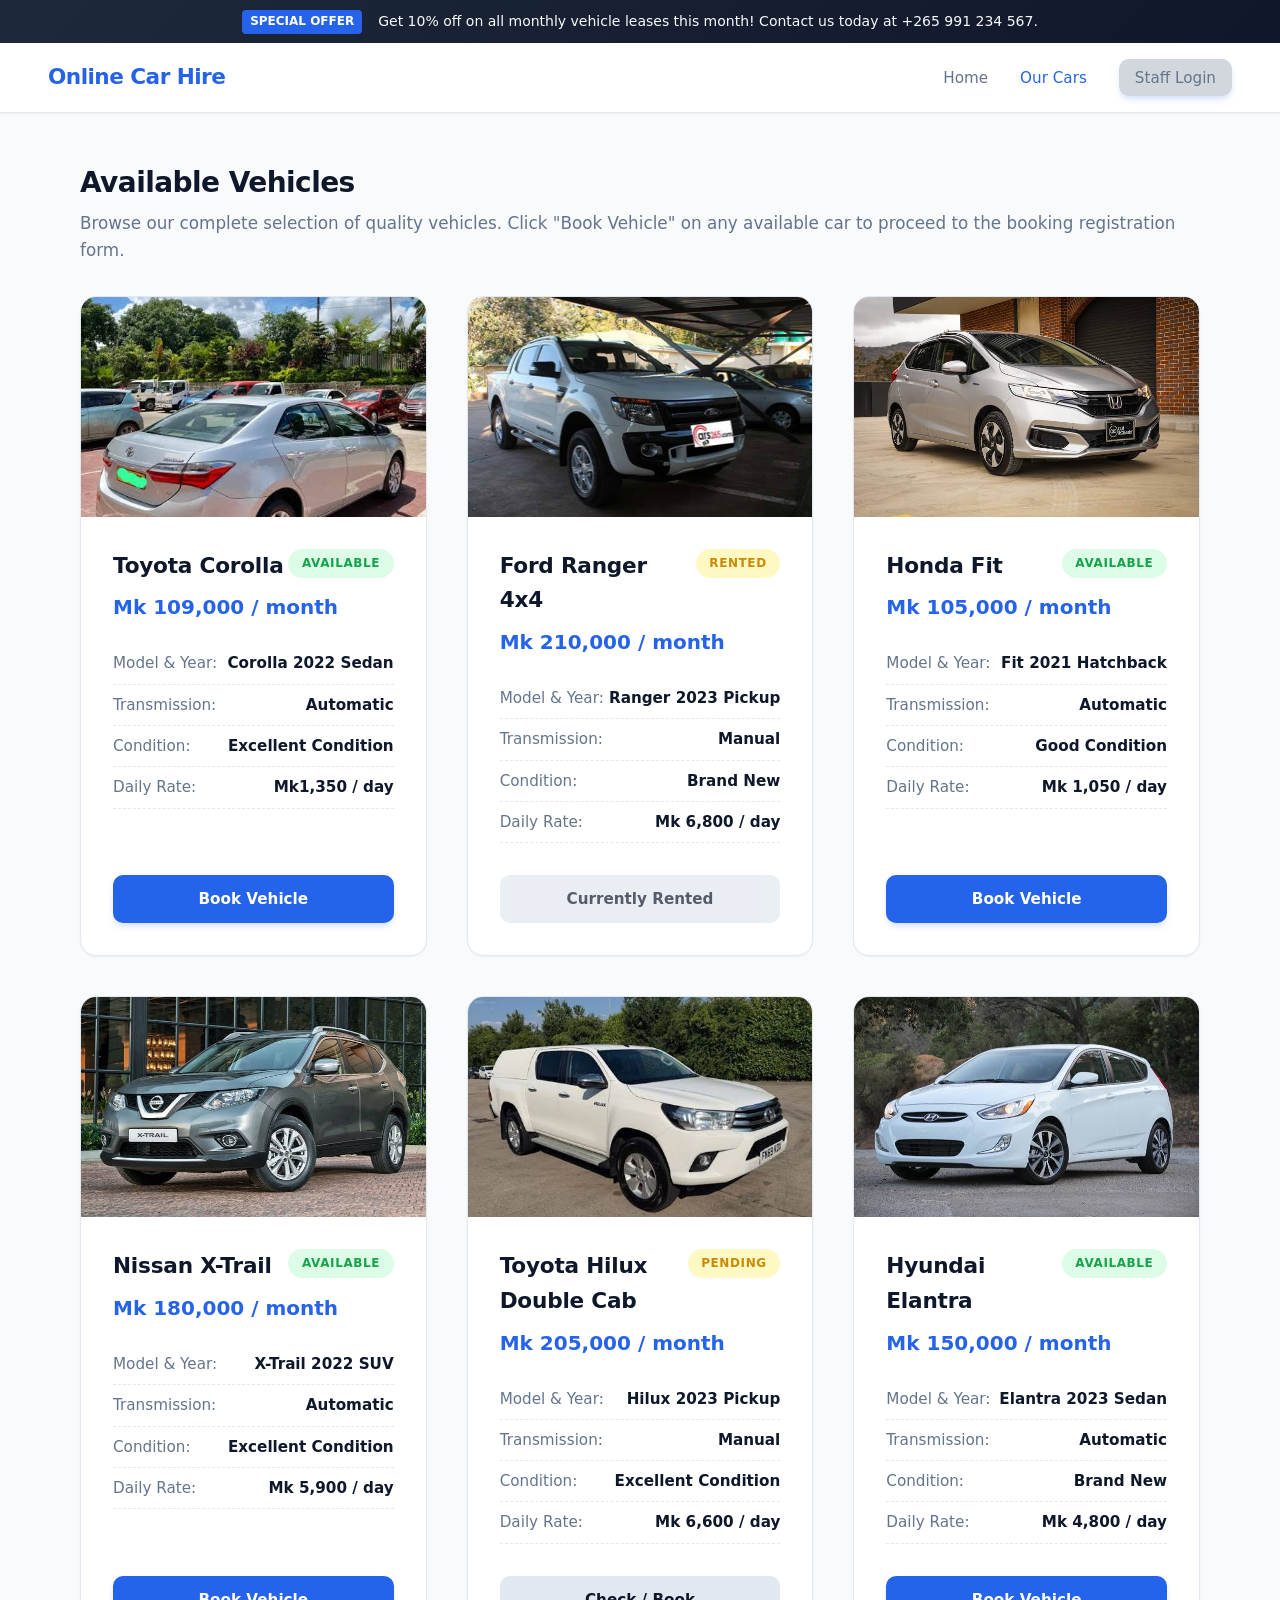
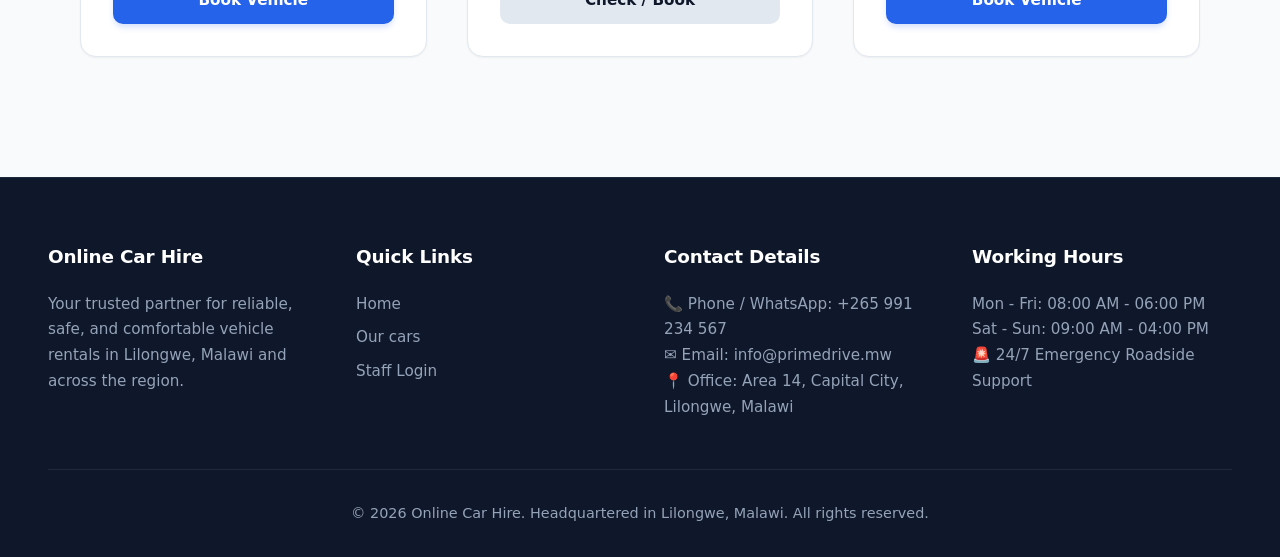
<file: vehicle.html>
<!DOCTYPE html>
<html lang="en">
<head>
  <meta charset="UTF-8">
  <meta name="viewport" content="width=device-width, initial-scale=1.0">
  <title>Online Car Hire</title>
  <link rel="stylesheet" href="./css/style.css">
</head>
<body>
  <div class="public-container">
    <!-- Top Announcement Bar -->
    <div class="announcement-bar">
      <span>Special Offer</span> Get 10% off on all monthly vehicle leases this month! Contact us today at +265 991 234 567.
    </div>

    <!-- Navigation Bar -->
    <header class="public-navbar">
      <a href="index.html" class="logo">Online Car Hire</a>
      <ul class="nav-links">
        <li><a href="index.html">Home</a></li>
        <li><a href="vehicles.html" class="active">Our Cars</a></li>
        <li><a href="login.html" class="btn btn-sm">Staff Login</a></li>
      </ul>
    </header>

    <!-- Main Content Body -->
    <div class="content-body" style="max-width: 1200px; margin: 0 auto; width: 100%; padding-top: 3rem;">
      <div class="section-header" style="margin-bottom: 2rem;">
        <div>
          <h1>Available Vehicles</h1>
          <p style="color: var(--text-light); font-size: 1.05rem; margin-top: 0.25rem;">Browse our complete selection of quality vehicles. Click "Book Vehicle" on any available car to proceed to the booking registration form.</p>
        </div>
      </div>

      <!-- Vehicle Cards Grid -->
      <div class="vehicle-grid">
        <!-- Car 1 -->
        <div class="vehicle-card">
          <img src="Cars/images (1).jpg" alt="Toyota Corolla" class="vehicle-card-img">
          <div class="vehicle-card-body">
            <div class="vehicle-card-header">
              <h3 class="vehicle-card-title">Toyota Corolla</h3>
              <span class="badge badge-success">Available</span>
            </div>
            <div class="vehicle-price-monthly">Mk 109,000 / month</div>
            <ul class="vehicle-details-list">
              <li><span>Model & Year:</span> <span>Corolla 2022 Sedan</span></li>
              <li><span>Transmission:</span> <span>Automatic</span></li>
              <li><span>Condition:</span> <span>Excellent Condition</span></li>
              <li><span>Daily Rate:</span> <span>Mk1,350 / day</span></li>
            </ul>
            <a href="booking-form.html" class="btn" style="width: 100%; justify-content: center; text-decoration: none;">Book Vehicle</a>
          </div>
        </div>

        <!-- Car 2 -->
        <div class="vehicle-card">
          <img src="Cars/images (2).jpg" alt="Ford Ranger" class="vehicle-card-img">
          <div class="vehicle-card-body">
            <div class="vehicle-card-header">
              <h3 class="vehicle-card-title">Ford Ranger 4x4</h3>
              <span class="badge badge-warning">Rented</span>
            </div>
            <div class="vehicle-price-monthly">Mk 210,000 / month</div>
            <ul class="vehicle-details-list">
              <li><span>Model & Year:</span> <span>Ranger 2023 Pickup</span></li>
              <li><span>Transmission:</span> <span>Manual</span></li>
              <li><span>Condition:</span> <span>Brand New</span></li>
              <li><span>Daily Rate:</span> <span>Mk 6,800 / day</span></li>
            </ul>
            <a href="#" class="btn btn-secondary" style="width: 100%; justify-content: center; pointer-events: none; opacity: 0.7; text-decoration: none;">Currently Rented</a>
          </div>
        </div>

        <!-- Car 3 -->
        <div class="vehicle-card">
          <img src="Cars/images (3).jpg" alt="Honda Fit" class="vehicle-card-img">
          <div class="vehicle-card-body">
            <div class="vehicle-card-header">
              <h3 class="vehicle-card-title">Honda Fit</h3>
              <span class="badge badge-success">Available</span>
            </div>
            <div class="vehicle-price-monthly">Mk 105,000 / month</div>
            <ul class="vehicle-details-list">
              <li><span>Model & Year:</span> <span>Fit 2021 Hatchback</span></li>
              <li><span>Transmission:</span> <span>Automatic</span></li>
              <li><span>Condition:</span> <span>Good Condition</span></li>
              <li><span>Daily Rate:</span> <span>Mk 1,050 / day</span></li>
            </ul>
            <a href="booking-form.html" class="btn" style="width: 100%; justify-content: center; text-decoration: none;">Book Vehicle</a>
          </div>
        </div>

        <!-- Car 4 -->
        <div class="vehicle-card">
          <img src="Cars/images (4).jpg" alt="Nissan X-Trail" class="vehicle-card-img">
          <div class="vehicle-card-body">
            <div class="vehicle-card-header">
              <h3 class="vehicle-card-title">Nissan X-Trail</h3>
              <span class="badge badge-success">Available</span>
            </div>
            <div class="vehicle-price-monthly">Mk 180,000 / month</div>
            <ul class="vehicle-details-list">
              <li><span>Model & Year:</span> <span>X-Trail 2022 SUV</span></li>
              <li><span>Transmission:</span> <span>Automatic</span></li>
              <li><span>Condition:</span> <span>Excellent Condition</span></li>
              <li><span>Daily Rate:</span> <span>Mk 5,900 / day</span></li>
            </ul>
            <a href="booking-form.html" class="btn" style="width: 100%; justify-content: center; text-decoration: none;">Book Vehicle</a>
          </div>
        </div>

        <!-- Car 5 -->
        <div class="vehicle-card">
          <img src="Cars/images (5).jpg" alt="Toyota Hilux" class="vehicle-card-img">
          <div class="vehicle-card-body">
            <div class="vehicle-card-header">
              <h3 class="vehicle-card-title">Toyota Hilux Double Cab</h3>
              <span class="badge badge-warning">Pending</span>
            </div>
            <div class="vehicle-price-monthly">Mk 205,000 / month</div>
            <ul class="vehicle-details-list">
              <li><span>Model & Year:</span> <span>Hilux 2023 Pickup</span></li>
              <li><span>Transmission:</span> <span>Manual</span></li>
              <li><span>Condition:</span> <span>Excellent Condition</span></li>
              <li><span>Daily Rate:</span> <span>Mk 6,600 / day</span></li>
            </ul>
            <a href="booking-form.html" class="btn btn-secondary" style="width: 100%; justify-content: center; text-decoration: none;">Check / Book</a>
          </div>
        </div>

        <!-- Car 6 -->
        <div class="vehicle-card">
          <img src="Cars/images (6).jpg" alt="Hyundai Elantra" class="vehicle-card-img">
          <div class="vehicle-card-body">
            <div class="vehicle-card-header">
              <h3 class="vehicle-card-title">Hyundai Elantra</h3>
              <span class="badge badge-success">Available</span>
            </div>
            <div class="vehicle-price-monthly">Mk 150,000 / month</div>
            <ul class="vehicle-details-list">
              <li><span>Model & Year:</span> <span>Elantra 2023 Sedan</span></li>
              <li><span>Transmission:</span> <span>Automatic</span></li>
              <li><span>Condition:</span> <span>Brand New</span></li>
              <li><span>Daily Rate:</span> <span>Mk 4,800 / day</span></li>
            </ul>
            <a href="booking-form.html" class="btn" style="width: 100%; justify-content: center; text-decoration: none;">Book Vehicle</a>
          </div>
        </div>
      </div>
    </div>

    <!-- Footer with Contact Details -->
    <footer class="public-footer" style="margin-top: 5rem;">
      <div class="footer-container">
        <div class="footer-col">
          <h3>Online Car Hire</h3>
          <p>Your trusted partner for reliable, safe, and comfortable vehicle rentals in Lilongwe, Malawi and across the region.</p>
        </div>
        <div class="footer-col">
          <h3>Quick Links</h3>
          <ul>
            <li><a href="index.html">Home</a></li>
            <li><a href="vehicles.html">Our cars</a></li>
            <li><a href="login.html">Staff Login</a></li>
          </ul>
        </div>
        <div class="footer-col">
          <h3>Contact Details</h3>
          <p>📞 Phone / WhatsApp: +265 991 234 567</p>
          <p>✉️ Email: info@primedrive.mw</p>
          <p>📍 Office: Area 14, Capital City, Lilongwe, Malawi</p>
        </div>
        <div class="footer-col">
          <h3>Working Hours</h3>
          <p>Mon - Fri: 08:00 AM - 06:00 PM</p>
          <p>Sat - Sun: 09:00 AM - 04:00 PM</p>
          <p>🚨 24/7 Emergency Roadside Support</p>
        </div>
      </div>
      <div class="footer-bottom">
        <p>&copy; 2026 Online Car Hire. Headquartered in Lilongwe, Malawi. All rights reserved.</p>
      </div>
    </footer>
  </div>
</body>
</html>
</file>
<file: css/style.css>
:root {
  --primary: #2563eb;
  --primary-dark: #1d4ed8;
  --primary-light: #eff6ff;
  --success: #16a34a;
  --success-bg: #dcfce7;
  --warning: #ca8a04;
  --warning-bg: #fef9c3;
  --danger: #dc2626;
  --danger-bg: #fee2e2;
  --background: #f8fafc;
  --surface: #ffffff;
  --text: #0f172a;
  --text-light: #64748b;
  --border: #e2e8f0;
  --radius: 10px;
  --radius-lg: 16px;
  --shadow-sm: 0 1px 2px 0 rgb(0 0 0 / 0.05);
  --shadow: 0 10px 15px -3px rgb(0 0 0 / 0.08), 0 4px 6px -4px rgb(0 0 0 / 0.08);
  --shadow-lg: 0 20px 25px -5px rgb(0 0 0 / 0.1), 0 8px 10px -6px rgb(0 0 0 / 0.1);
  --transition: all 0.25s cubic-bezier(0.4, 0, 0.2, 1);
}

* {
  box-sizing: border-box;
  margin: 0;
  padding: 0;
  font-family: 'Segoe UI', system-ui, -apple-system, sans-serif;
}

body {
  background-color: var(--background);
  color: var(--text);
  line-height: 1.6;
  -webkit-font-smoothing: antialiased;
}

/* Announcement Top Bar */
.announcement-bar {
  background: linear-gradient(135deg, #1e293b 0%, #0f172a 100%);
  color: #f8fafc;
  padding: 0.6rem 2rem;
  text-align: center;
  font-size: 0.875rem;
  font-weight: 500;
  display: flex;
  justify-content: center;
  align-items: center;
  gap: 1rem;
}

.announcement-bar span {
  background-color: var(--primary);
  color: white;
  padding: 0.15rem 0.5rem;
  border-radius: 4px;
  font-size: 0.75rem;
  font-weight: 600;
  text-transform: uppercase;
}

/* Public Landing Container & Navbar */
.public-container {
  min-height: 100vh;
  display: flex;
  flex-direction: column;
  background-color: var(--background);
}

.public-navbar {
  background-color: rgba(255, 255, 255, 0.95);
  backdrop-filter: blur(10px);
  position: sticky;
  top: 0;
  z-index: 100;
  padding: 1rem 3rem;
  border-bottom: 1px solid var(--border);
  display: flex;
  justify-content: space-between;
  align-items: center;
  box-shadow: var(--shadow-sm);
}

.logo {
  font-size: 1.35rem;
  font-weight: 800;
  color: var(--primary);
  text-decoration: none;
  display: flex;
  align-items: center;
  gap: 0.5rem;
  letter-spacing: -0.025em;
}

.nav-links {
  display: flex;
  gap: 2rem;
  list-style: none;
  align-items: center;
}

.nav-links a {
  text-decoration: none;
  color: var(--text-light);
  font-weight: 500;
  font-size: 0.95rem;
  transition: var(--transition);
}

.nav-links a:hover,
.nav-links a.active {
  color: var(--primary);
}

/* Hero Section */
.hero-section {
  position: relative;
  background: linear-gradient(rgba(15, 23, 42, 0.72), rgba(15, 23, 42, 0.72)), url('../Cars/images.jpg') no-repeat center center/cover;
  padding: 7rem 3rem;
  display: flex;
  align-items: center;
  justify-content: center;
  text-align: center;
  min-height: 520px;
}

.hero-content {
  max-width: 850px;
  margin: 0 auto;
}

.hero-content h1 {
  font-size: 3.5rem;
  font-weight: 800;
  color: white;
  line-height: 1.2;
  margin-bottom: 1.25rem;
  letter-spacing: -0.03em;
}

.hero-content p.location-badge {
  display: inline-flex;
  align-items: center;
  gap: 0.4rem;
  background-color: rgba(37, 99, 235, 0.9);
  color: white;
  padding: 0.4rem 1.2rem;
  border-radius: 50px;
  font-size: 0.95rem;
  font-weight: 600;
  margin-bottom: 1.25rem;
  box-shadow: var(--shadow-sm);
}

.hero-content p.hero-desc {
  font-size: 1.2rem;
  color: #cbd5e1;
  margin-bottom: 2.5rem;
  line-height: 1.7;
}

.hero-buttons {
  display: flex;
  gap: 1rem;
  justify-content: center;
  flex-wrap: wrap;
}

/* Stats Counter Banner */
.stats-banner {
  background-color: var(--surface);
  border-top: 1px solid var(--border);
  border-bottom: 1px solid var(--border);
  padding: 3rem 2rem;
}

.stats-container {
  max-width: 1200px;
  margin: 0 auto;
  display: grid;
  grid-template-columns: repeat(auto-fit, minmax(200px, 1fr));
  gap: 2rem;
  text-align: center;
}

.stat-box h3 {
  font-size: 2.5rem;
  font-weight: 800;
  color: var(--primary);
  margin-bottom: 0.25rem;
  letter-spacing: -0.02em;
}

.stat-box p {
  color: var(--text-light);
  font-size: 0.95rem;
  font-weight: 500;
}

/* Trust Features Section */
.trust-section {
  padding: 5rem 3rem;
  background-color: var(--background);
}

.trust-grid {
  display: grid;
  grid-template-columns: repeat(auto-fit, minmax(260px, 1fr));
  gap: 2rem;
  max-width: 1200px;
  margin: 0 auto;
}

.trust-card {
  background-color: var(--surface);
  border: 1px solid var(--border);
  border-radius: var(--radius-lg);
  padding: 2.5rem 2rem;
  box-shadow: var(--shadow-sm);
  transition: var(--transition);
}

.trust-card:hover {
  transform: translateY(-5px);
  box-shadow: var(--shadow);
  border-color: #cbd5e1;
}

.trust-icon {
  width: 50px;
  height: 50px;
  border-radius: 12px;
  background-color: var(--primary-light);
  color: var(--primary);
  display: flex;
  align-items: center;
  justify-content: center;
  font-size: 1.5rem;
  margin-bottom: 1.25rem;
}

.trust-card h3 {
  font-size: 1.2rem;
  font-weight: 700;
  margin-bottom: 0.75rem;
  color: var(--text);
}

.trust-card p {
  color: var(--text-light);
  font-size: 0.95rem;
  line-height: 1.6;
}

/* Services Section */
.services-section {
  padding: 6rem 3rem;
  background-color: var(--surface);
  text-align: center;
  border-top: 1px solid var(--border);
  border-bottom: 1px solid var(--border);
}

.services-section h2 {
  font-size: 2.5rem;
  font-weight: 800;
  margin-bottom: 1rem;
  color: var(--text);
  letter-spacing: -0.02em;
}

.services-section .section-subtitle {
  color: var(--text-light);
  font-size: 1.1rem;
  margin-bottom: 3.5rem;
  max-width: 700px;
  margin-left: auto;
  margin-right: auto;
}

.services-grid {
  display: grid;
  grid-template-columns: repeat(auto-fit, minmax(320px, 1fr));
  gap: 2.5rem;
  max-width: 1200px;
  margin: 0 auto;
}

.service-card {
  background-color: var(--background);
  border: 1px solid var(--border);
  border-radius: var(--radius-lg);
  padding: 2.5rem 2rem;
  text-align: left;
  transition: var(--transition);
}

.service-card:hover {
  transform: translateY(-6px);
  box-shadow: var(--shadow);
  background-color: var(--surface);
}

.service-icon {
  font-size: 2.5rem;
  margin-bottom: 1.25rem;
}

.service-card h3 {
  font-size: 1.3rem;
  font-weight: 700;
  margin-bottom: 0.75rem;
  color: var(--text);
}

.service-card p {
  color: var(--text-light);
  font-size: 0.95rem;
  line-height: 1.7;
}

/* Testimonials Section */
.testimonials-section {
  padding: 6rem 3rem;
  background-color: var(--background);
  text-align: center;
}

.testimonials-section h2 {
  font-size: 2.5rem;
  font-weight: 800;
  margin-bottom: 1rem;
  letter-spacing: -0.02em;
}

.testimonials-grid {
  display: grid;
  grid-template-columns: repeat(auto-fit, minmax(300px, 1fr));
  gap: 2rem;
  max-width: 1200px;
  margin: 3rem auto 0;
}

.testimonial-card {
  background-color: var(--surface);
  border: 1px solid var(--border);
  border-radius: var(--radius-lg);
  padding: 2.5rem;
  text-align: left;
  box-shadow: var(--shadow-sm);
  display: flex;
  flex-direction: column;
  justify-content: space-between;
}

.testimonial-text {
  font-style: italic;
  color: var(--text);
  font-size: 1rem;
  line-height: 1.7;
  margin-bottom: 1.5rem;
}

.testimonial-author {
  display: flex;
  align-items: center;
  gap: 1rem;
}

.author-avatar {
  width: 48px;
  height: 48px;
  border-radius: 50%;
  background-color: var(--primary);
  color: white;
  font-weight: 700;
  display: flex;
  align-items: center;
  justify-content: center;
  font-size: 1rem;
}

.author-info h4 {
  font-size: 1rem;
  font-weight: 700;
  color: var(--text);
}

.author-info p {
  font-size: 0.85rem;
  color: var(--text-light);
}

.rating {
  color: #f59e0b;
  margin-bottom: 0.75rem;
  font-size: 1.1rem;
}

/* Footer with Professional Contact Details */
.public-footer {
  background-color: #0f172a;
  color: #94a3b8;
  padding: 4rem 3rem 2rem;
  border-top: 1px solid #1e293b;
}

.footer-container {
  max-width: 1200px;
  margin: 0 auto;
  display: grid;
  grid-template-columns: repeat(auto-fit, minmax(260px, 1fr));
  gap: 3rem;
  margin-bottom: 3rem;
}

.footer-col h3 {
  color: white;
  font-size: 1.15rem;
  font-weight: 700;
  margin-bottom: 1.25rem;
  letter-spacing: -0.01em;
}

.footer-col p, .footer-col ul {
  font-size: 0.95rem;
  line-height: 1.7;
  list-style: none;
}

.footer-col ul li {
  margin-bottom: 0.5rem;
}

.footer-col ul li a {
  color: #94a3b8;
  text-decoration: none;
  transition: var(--transition);
}

.footer-col ul li a:hover {
  color: white;
}

.footer-bottom {
  max-width: 1200px;
  margin: 0 auto;
  border-top: 1px solid #1e293b;
  padding-top: 2rem;
  text-align: center;
  font-size: 0.9rem;
}

/* Vehicle Catalog Cards */
.vehicle-grid {
  display: grid;
  grid-template-columns: repeat(auto-fit, minmax(340px, 1fr));
  gap: 2.5rem;
  margin-top: 2rem;
}

.vehicle-card {
  background-color: var(--surface);
  border: 1px solid var(--border);
  border-radius: var(--radius-lg);
  overflow: hidden;
  box-shadow: var(--shadow-sm);
  display: flex;
  flex-direction: column;
  transition: var(--transition);
}

.vehicle-card:hover {
  transform: translateY(-6px);
  box-shadow: var(--shadow-lg);
  border-color: #cbd5e1;
}

.vehicle-card-img {
  width: 100%;
  height: 220px;
  object-fit: cover;
  background-color: #e2e8f0;
}

.vehicle-card-body {
  padding: 2rem;
  flex-grow: 1;
  display: flex;
  flex-direction: column;
}

.vehicle-card-header {
  display: flex;
  justify-content: space-between;
  align-items: flex-start;
  margin-bottom: 0.5rem;
}

.vehicle-card-title {
  font-size: 1.35rem;
  font-weight: 700;
  color: var(--text);
  letter-spacing: -0.01em;
}

.vehicle-price-monthly {
  font-size: 1.25rem;
  font-weight: 800;
  color: var(--primary);
  margin-bottom: 1.25rem;
}

.vehicle-details-list {
  list-style: none;
  margin-bottom: 2rem;
  font-size: 0.95rem;
  color: var(--text-light);
  flex-grow: 1;
}

.vehicle-details-list li {
  display: flex;
  justify-content: space-between;
  padding: 0.5rem 0;
  border-bottom: 1px dashed var(--border);
}

.vehicle-details-list li span:last-child {
  font-weight: 600;
  color: var(--text);
}

/* Modal Booking Form Overlay */
.modal-overlay {
  display: none;
  position: fixed;
  top: 0;
  left: 0;
  width: 100%;
  height: 100%;
  background-color: rgba(15, 23, 42, 0.6);
  backdrop-filter: blur(4px);
  z-index: 1000;
  justify-content: center;
  align-items: center;
  padding: 1rem;
}

.modal-overlay.active {
  display: flex;
}

.modal-content {
  background-color: var(--surface);
  border-radius: var(--radius-lg);
  box-shadow: var(--shadow-lg);
  width: 100%;
  max-width: 680px;
  max-height: 90vh;
  overflow-y: auto;
  padding: 3rem;
  position: relative;
  animation: modalFadeIn 0.3s cubic-bezier(0.16, 1, 0.3, 1);
}

@keyframes modalFadeIn {
  from {
    opacity: 0;
    transform: translateY(20px) scale(0.98);
  }
  to {
    opacity: 1;
    transform: translateY(0) scale(1);
  }
}

.modal-close {
  position: absolute;
  top: 1.5rem;
  right: 1.5rem;
  background: var(--background);
  border: 1px solid var(--border);
  width: 36px;
  height: 36px;
  border-radius: 50%;
  font-size: 1.25rem;
  cursor: pointer;
  color: var(--text-light);
  display: flex;
  align-items: center;
  justify-content: center;
  transition: var(--transition);
}

.modal-close:hover {
  background-color: var(--danger-bg);
  color: var(--danger);
  border-color: #fca5a5;
}

/* Buttons & Forms */
.btn {
  background-color: var(--primary);
  color: white;
  border: none;
  padding: 0.75rem 1.5rem;
  border-radius: var(--radius);
  font-weight: 600;
  cursor: pointer;
  text-decoration: none;
  display: inline-flex;
  align-items: center;
  justify-content: center;
  gap: 0.5rem;
  font-size: 0.95rem;
  transition: var(--transition);
  box-shadow: 0 4px 6px -1px rgba(37, 99, 235, 0.2);
}

.btn:hover {
  background-color: var(--primary-dark);
  transform: translateY(-1px);
  box-shadow: 0 6px 8px -1px rgba(37, 99, 235, 0.3);
}

.btn-secondary {
  background-color: #e2e8f0;
  color: var(--text);
  box-shadow: none;
}

.btn-secondary:hover {
  background-color: #cbd5e1;
  box-shadow: none;
}

.btn-sm {
  background-color: #d2d7dd;
  padding: 0.4rem 1rem;
  font-size: 0.875rem;
}
.btn-sm:hover {
  background-color: #b0b8c1;

}

.form-group {
  margin-bottom: 1.25rem;
}

.form-group label {
  display: block;
  font-weight: 600;
  margin-bottom: 0.5rem;
  font-size: 0.9rem;
  color: var(--text);
}

.form-group input,
.form-group select,
.form-group textarea {
  width: 100%;
  padding: 0.75rem 1rem;
  border: 1px solid var(--border);
  border-radius: var(--radius);
  font-size: 0.95rem;
  outline: none;
  transition: var(--transition);
  background-color: #fff;
  color: var(--text);
}

.form-group input:focus,
.form-group select:focus,
.form-group textarea:focus {
  border-color: var(--primary);
  box-shadow: 0 0 0 3px rgba(37, 99, 235, 0.15);
}

/* Badges */
.badge {
  padding: 0.3rem 0.85rem;
  border-radius: 50px;
  font-size: 0.75rem;
  font-weight: 700;
  display: inline-flex;
  align-items: center;
  gap: 0.3rem;
  text-transform: uppercase;
  letter-spacing: 0.05em;
}

.badge-success {
  background-color: var(--success-bg);
  color: var(--success);
}

.badge-warning {
  background-color: var(--warning-bg);
  color: var(--warning);
}

.badge-danger {
  background-color: var(--danger-bg);
  color: var(--danger);
}

/* App Layout Dashboard (Admin/Staff) */
.app-container {
  display: flex;
  min-height: 100vh;
}

.sidebar {
  width: 260px;
  background-color: var(--surface);
  border-right: 1px solid var(--border);
  display: flex;
  flex-direction: column;
}

.sidebar-header {
  padding: 1.75rem 1.5rem;
  border-bottom: 1px solid var(--border);
}

.sidebar-header h2 {
  font-size: 1.15rem;
  color: var(--primary);
  font-weight: 800;
}

.sidebar-nav {
  list-style: none;
  padding: 1rem 0;
  flex-grow: 1;
}

.sidebar-nav li a {
  display: flex;
  align-items: center;
  padding: 0.85rem 1.5rem;
  color: var(--text-light);
  text-decoration: none;
  font-weight: 500;
  transition: var(--transition);
}

.sidebar-nav li a:hover,
.sidebar-nav li.active a {
  background-color: var(--primary-light);
  color: var(--primary);
  border-left: 4px solid var(--primary);
}

.sidebar-footer {
  padding: 1.25rem 1.5rem;
  border-top: 1px solid var(--border);
}

.sidebar-footer a {
  color: var(--danger);
  text-decoration: none;
  font-weight: 600;
  font-size: 0.95rem;
}

.main-content {
  flex-grow: 1;
  display: flex;
  flex-direction: column;
}

.top-navbar {
  background-color: var(--surface);
  padding: 1.25rem 2.5rem;
  border-bottom: 1px solid var(--border);
  display: flex;
  justify-content: space-between;
  align-items: center;
}

.search-bar input {
  padding: 0.6rem 1rem;
  border: 1px solid var(--border);
  border-radius: var(--radius);
  width: 320px;
  font-size: 0.9rem;
}

.user-profile {
  display: flex;
  align-items: center;
  gap: 0.75rem;
}

.user-avatar {
  width: 38px;
  height: 38px;
  border-radius: 50%;
  background-color: var(--primary);
  color: white;
  display: flex;
  align-items: center;
  justify-content: center;
  font-weight: 700;
  font-size: 0.9rem;
}

.content-body {
  padding: 2.5rem;
  flex-grow: 1;
}

.stats-grid {
  display: grid;
  grid-template-columns: repeat(auto-fit, minmax(240px, 1fr));
  gap: 1.5rem;
  margin-bottom: 2.5rem;
}

.stat-card {
  background-color: var(--surface);
  padding: 1.75rem;
  border-radius: var(--radius-lg);
  border: 1px solid var(--border);
  box-shadow: var(--shadow-sm);
}

.stat-card h3 {
  font-size: 0.85rem;
  color: var(--text-light);
  text-transform: uppercase;
  letter-spacing: 0.05em;
  margin-bottom: 0.5rem;
  font-weight: 600;
}

.stat-card .number {
  font-size: 2rem;
  font-weight: 800;
  color: var(--text);
}

.section-header {
  display: flex;
  justify-content: space-between;
  align-items: center;
  margin-bottom: 1.75rem;
}

.section-header h1 {
  font-size: 1.75rem;
  font-weight: 700;
  letter-spacing: -0.02em;
}

.card {
  background-color: var(--surface);
  border-radius: var(--radius-lg);
  border: 1px solid var(--border);
  box-shadow: var(--shadow-sm);
  overflow: hidden;
  margin-bottom: 2rem;
}

table {
  width: 100%;
  border-collapse: collapse;
  text-align: left;
}

th, td {
  padding: 1.15rem 1.5rem;
  border-bottom: 1px solid var(--border);
  font-size: 0.95rem;
}

th {
  background-color: #f8fafc;
  font-weight: 700;
  color: var(--text-light);
  font-size: 0.8rem;
  text-transform: uppercase;
  letter-spacing: 0.05em;
}

tr:hover {
  background-color: #f8fafc;
}

.form-container {
  background-color: var(--surface);
  padding: 2.5rem;
  border-radius: var(--radius-lg);
  border: 1px solid var(--border);
  max-width: 650px;
  margin: 0 auto;
  box-shadow: var(--shadow-sm);
}

/* Login Page specific */
.login-body {
  display: flex;
  align-items: center;
  justify-content: center;
  min-height: 100vh;
  background: linear-gradient(135deg, #eff6ff 0%, #f1f5f9 100%);
}

.login-card {
  background-color: var(--surface);
  padding: 3rem 2.5rem;
  border-radius: var(--radius-lg);
  box-shadow: var(--shadow-lg);
  width: 100%;
  max-width: 420px;
  border: 1px solid var(--border);
}

.login-card h1 {
  font-size: 1.75rem;
  margin-bottom: 0.5rem;
  color: var(--primary);
  text-align: center;
  font-weight: 800;
  letter-spacing: -0.02em;
}

.login-card p {
  text-align: center;
  color: var(--text-light);
  margin-bottom: 2rem;
  font-size: 0.95rem;
}
</file>
